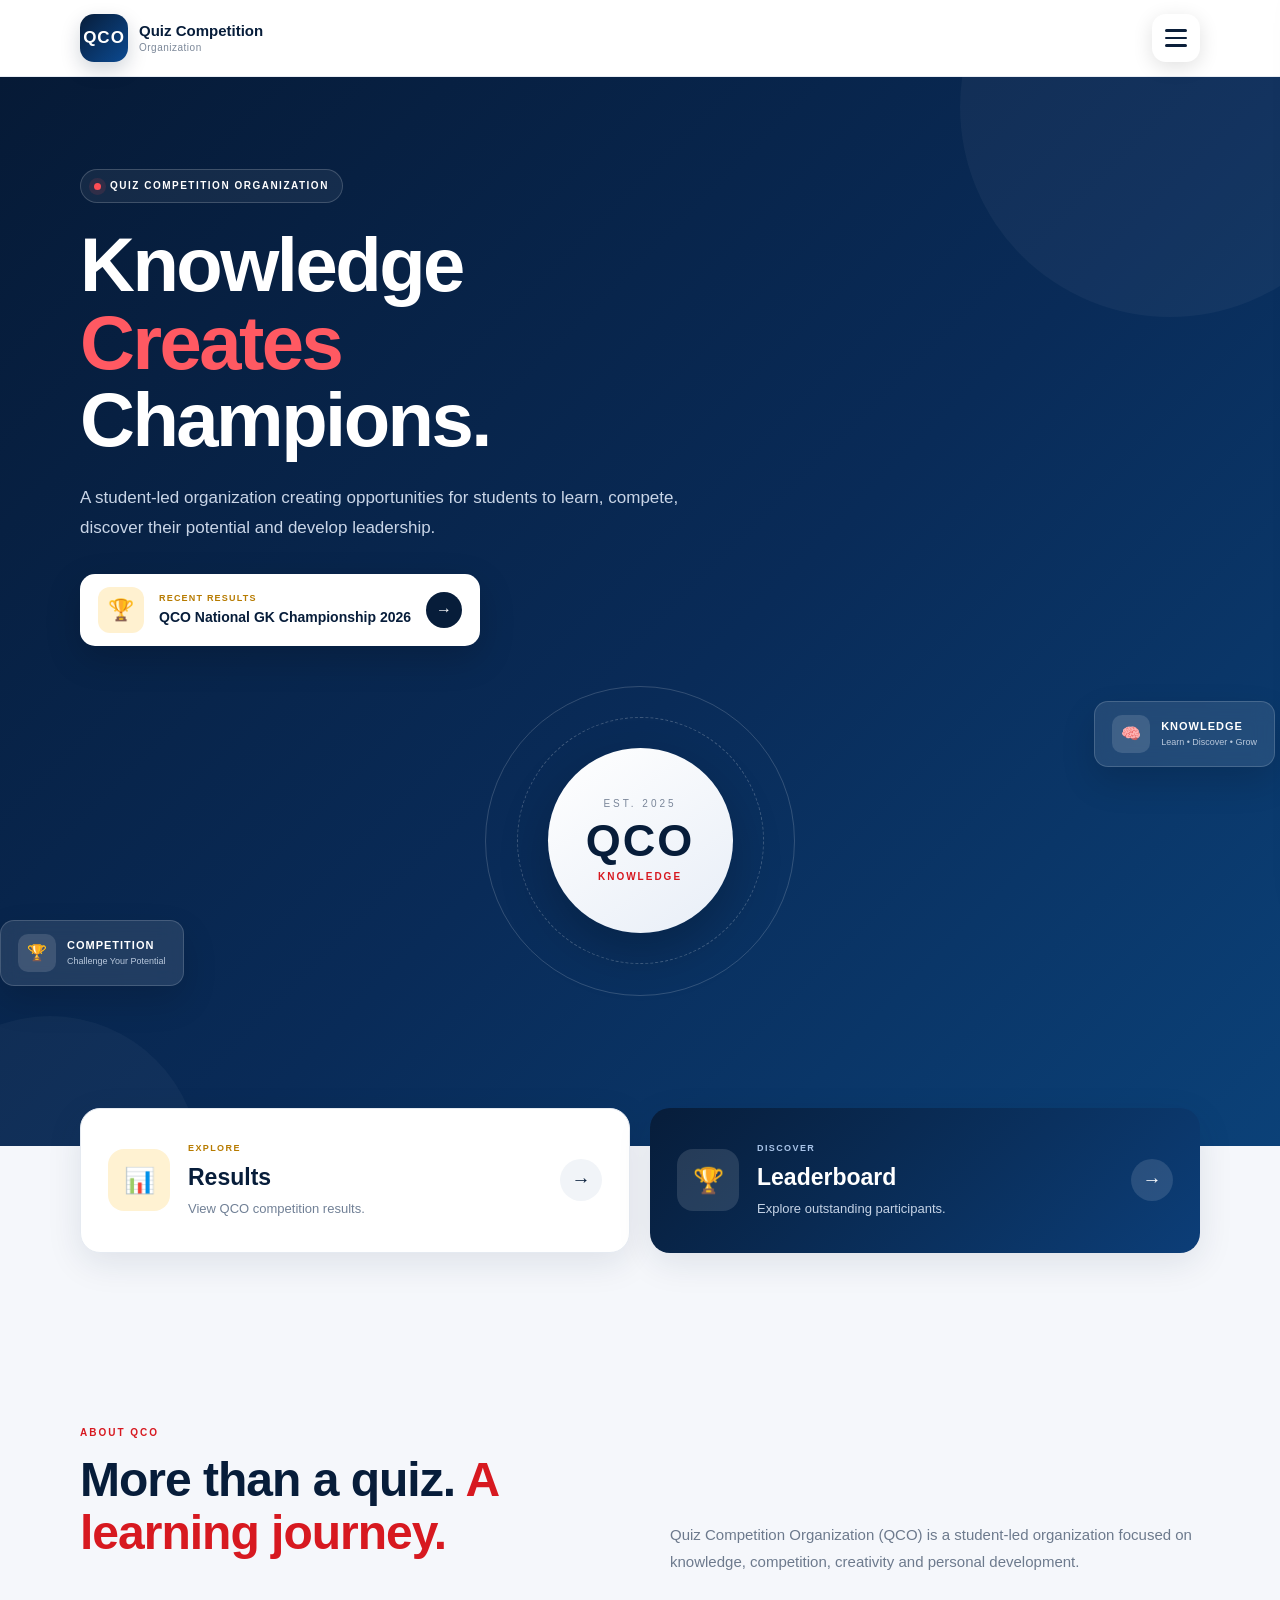
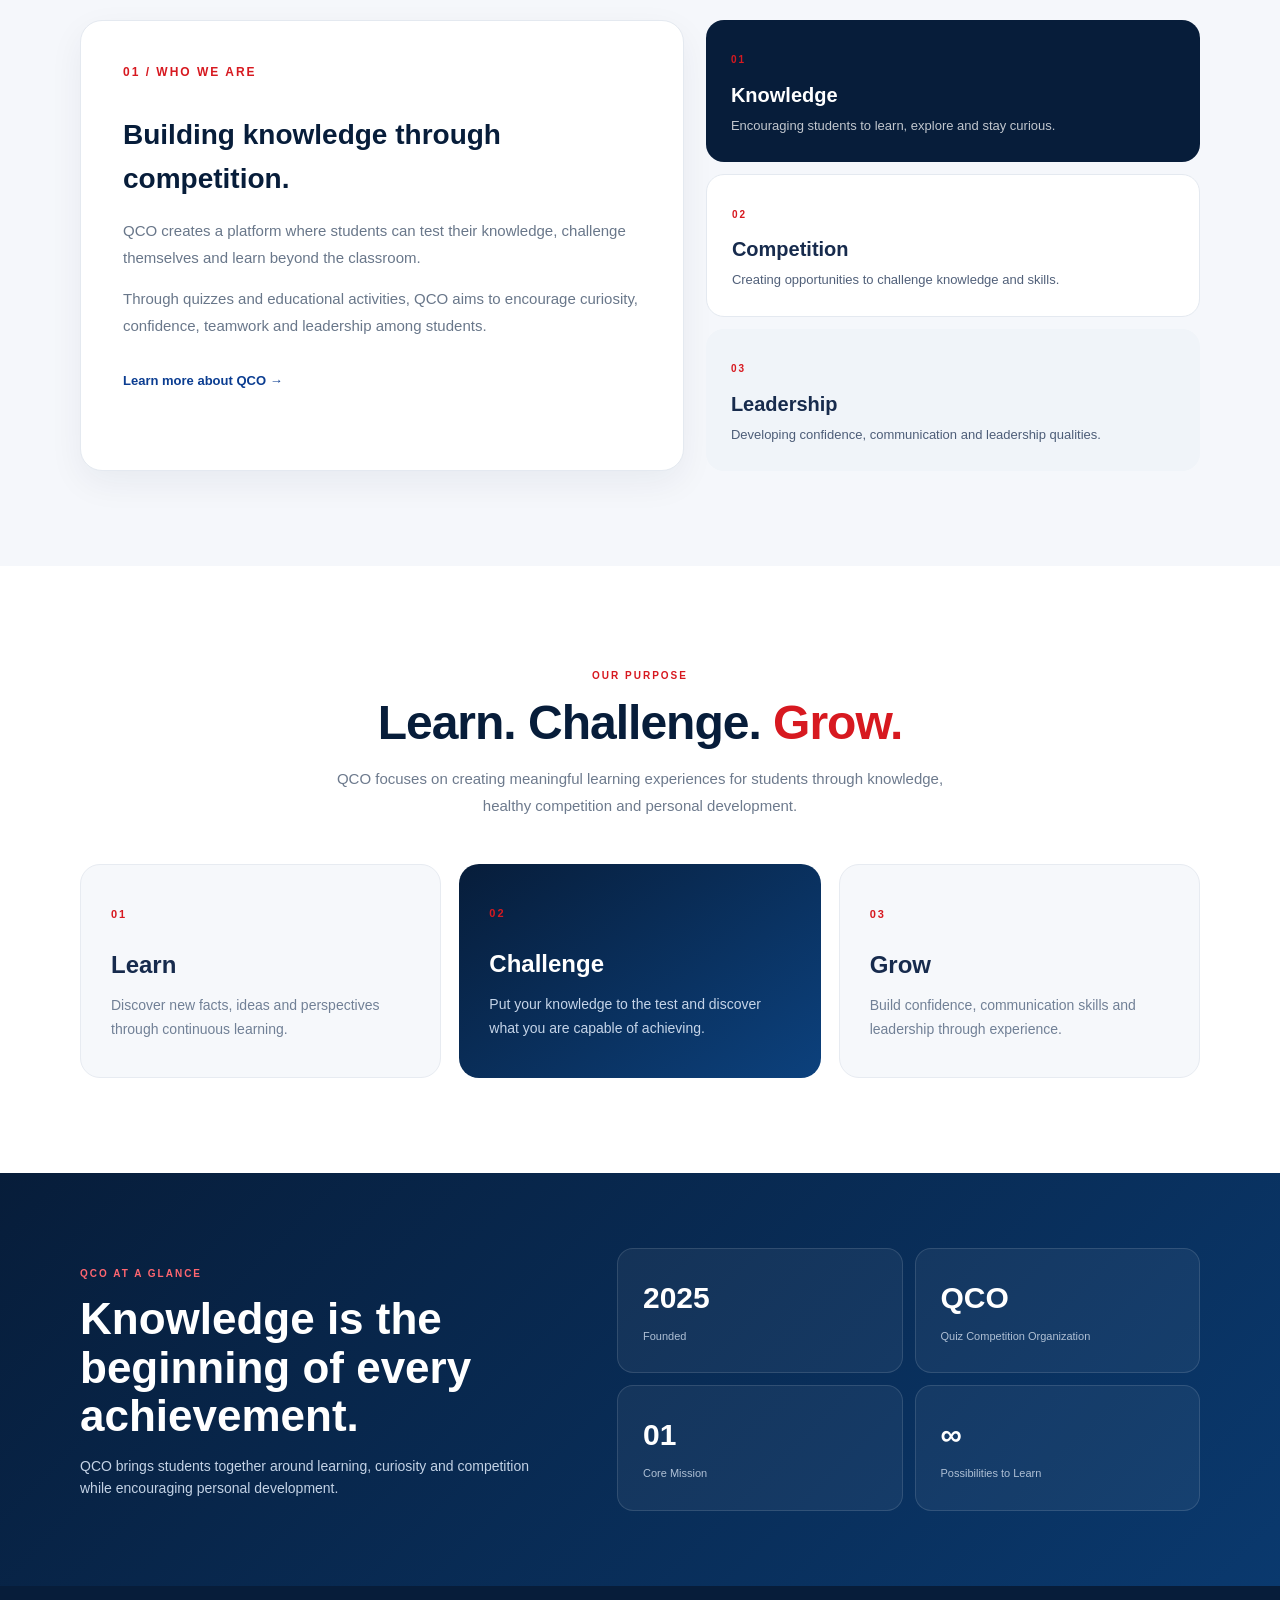
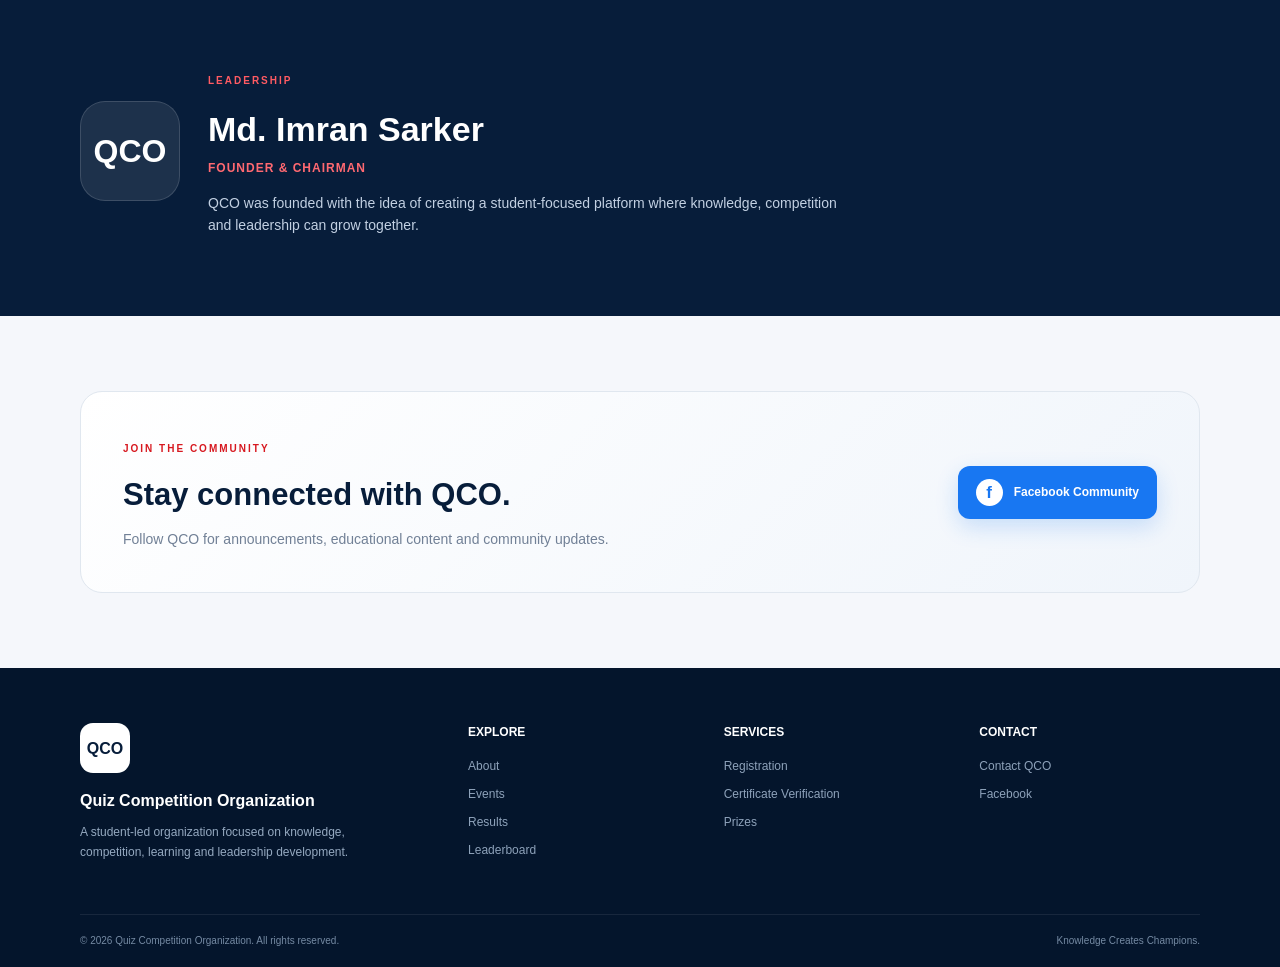
<file: index.html>
<!DOCTYPE html>
<html lang="en">
<head>

    <meta charset="UTF-8">

    <meta
        name="viewport"
        content="width=device-width, initial-scale=1.0"
    >

    <title>QCO | Quiz Competition Organization</title>

    <meta
        name="description"
        content="Quiz Competition Organization (QCO) — Knowledge Creates Champions."
    >

    <meta name="theme-color" content="#071d3a">


    <style>

    /* ==================================================
       GLOBAL
    ================================================== */

    * {
        margin: 0;
        padding: 0;
        box-sizing: border-box;
    }

    html {
        scroll-behavior: smooth;
    }

    body {
        font-family:
            Inter,
            Arial,
            Helvetica,
            sans-serif;

        background: #f5f7fb;
        color: #172b4d;
        line-height: 1.6;
    }

    body.qco-menu-open {
        overflow: hidden;
    }

    a {
        text-decoration: none;
        color: inherit;
    }

    button {
        font-family: inherit;
    }

    .container {
        width: min(1120px, 92%);
        margin: auto;
    }


    /* ==================================================
       HEADER
    ================================================== */

    .qco-header {
        position: sticky;
        top: 0;
        z-index: 5000;

        background: rgba(255,255,255,0.94);

        backdrop-filter: blur(14px);

        border-bottom: 1px solid #e8edf4;
    }

    .qco-header-inner {
        min-height: 76px;

        display: flex;
        align-items: center;
        justify-content: space-between;

        gap: 20px;
    }


    /* BRAND */

    .qco-brand {
        display: flex;
        align-items: center;
        gap: 11px;
    }

    .qco-brand-logo {
        width: 48px;
        height: 48px;

        border-radius: 14px;

        display: flex;
        align-items: center;
        justify-content: center;

        background:
            linear-gradient(
                135deg,
                #071d3a,
                #0c4a91
            );

        color: white;

        font-size: 17px;
        font-weight: 900;

        letter-spacing: 1px;

        box-shadow:
            0 8px 20px rgba(7,29,58,0.18);
    }

    .qco-brand-text {
        display: flex;
        flex-direction: column;
        line-height: 1.15;
    }

    .qco-brand-text strong {
        font-size: 15px;
        color: #071d3a;
    }

    .qco-brand-text span {
        margin-top: 3px;

        font-size: 10px;
        color: #7b8798;

        letter-spacing: .5px;
    }


    /* ==================================================
       HAMBURGER MENU
    ================================================== */

    .qco-menu-wrapper {
        position: relative;
        z-index: 9999;
    }

    .qco-menu-btn {
        width: 48px;
        height: 48px;

        border: none;
        border-radius: 14px;

        background: #ffffff;

        box-shadow:
            0 5px 20px rgba(0,0,0,0.12);

        display: flex;
        flex-direction: column;

        align-items: center;
        justify-content: center;

        gap: 5px;

        cursor: pointer;

        transition: .3s ease;
    }

    .qco-menu-btn:hover {
        transform: scale(1.05);
    }

    .qco-menu-btn span {
        width: 22px;
        height: 2.5px;

        background: #0b1f3a;

        border-radius: 10px;

        transition: .3s ease;
    }


    /* Overlay */

    .qco-menu-overlay {
        position: fixed;
        inset: 0;

        background:
            rgba(5,15,30,.48);

        backdrop-filter: blur(5px);

        opacity: 0;
        visibility: hidden;

        transition: .3s ease;
    }

    .qco-menu-overlay.active {
        opacity: 1;
        visibility: visible;
    }


    /* Side Menu */

    .qco-side-menu {
        position: fixed;

        top: 0;
        right: -390px;

        width: 350px;
        max-width: 88%;

        height: 100vh;

        background: #ffffff;

        box-shadow:
            -10px 0 35px rgba(0,0,0,.18);

        display: flex;
        flex-direction: column;

        transition:
            right .35s cubic-bezier(.4,0,.2,1);

        overflow-y: auto;
    }

    .qco-side-menu.active {
        right: 0;
    }


    /* Menu Header */

    .qco-menu-header {
        padding: 28px 22px 22px;

        background:
            linear-gradient(
                135deg,
                #071d3a,
                #0d3b66
            );

        color: white;

        display: flex;
        justify-content: space-between;
        align-items: center;
    }

    .qco-menu-header h2 {
        margin: 0;

        font-size: 30px;
        font-weight: 800;

        letter-spacing: 1px;
    }

    .qco-menu-header p {
        margin: 4px 0 0;

        font-size: 11px;

        opacity: .75;
    }

    .qco-close-btn {
        width: 40px;
        height: 40px;

        border: 1px solid rgba(255,255,255,.25);

        background:
            rgba(255,255,255,.1);

        color: white;

        border-radius: 12px;

        font-size: 28px;
        line-height: 1;

        cursor: pointer;

        transition: .25s ease;
    }

    .qco-close-btn:hover {
        background: white;
        color: #071d3a;
    }


    /* Menu Links */

    .qco-menu-links {
        padding: 16px 12px;
        flex: 1;
    }

    .qco-menu-links a {
        display: flex;
        align-items: center;

        gap: 14px;

        padding: 14px 15px;
        margin-bottom: 5px;

        color: #172b4d;

        font-size: 15px;
        font-weight: 600;

        border-radius: 12px;

        transition: .25s ease;
    }

    .qco-menu-links a:hover {
        background: #eef4fb;

        color: #0b3d91;

        transform: translateX(4px);
    }

    .menu-icon {
        width: 38px;
        height: 38px;

        display: flex;
        align-items: center;
        justify-content: center;

        background: #f1f5fa;

        border-radius: 10px;

        font-size: 17px;

        flex-shrink: 0;
    }

    .qco-menu-links a:hover .menu-icon {
        background: #dce9f8;
    }


    /* Menu Footer */

    .qco-menu-footer {
        padding: 18px 20px;

        border-top: 1px solid #e9edf2;

        display: flex;
        flex-direction: column;

        gap: 3px;
    }

    .qco-menu-footer strong {
        color: #0b2d52;
        font-size: 14px;
    }

    .qco-menu-footer span {
        color: #7a8699;
        font-size: 11px;
    }


    /* ==================================================
       HERO
    ================================================== */

    .hero {
        position: relative;

        overflow: hidden;

        background:
            linear-gradient(
                135deg,
                #061a36 0%,
                #092b58 55%,
                #0b4178 100%
            );

        color: white;

        padding: 92px 0 110px;
    }

    .hero::before {
        content: "";

        position: absolute;

        width: 420px;
        height: 420px;

        border-radius: 50%;

        background:
            rgba(255,255,255,.04);

        top: -180px;
        right: -100px;
    }

    .hero::after {
        content: "";

        position: absolute;

        width: 300px;
        height: 300px;

        border-radius: 50%;

        background:
            rgba(255,255,255,.035);

        bottom: -170px;
        left: -100px;
    }

    .hero-grid {
        position: relative;
        z-index: 2;

        display: grid;

        grid-template-columns:
            1.15fr .85fr;

        align-items: center;

        gap: 60px;
    }


    /* Hero Text */

    .hero-label {
        display: inline-flex;

        align-items: center;
        gap: 9px;

        padding: 8px 13px;

        border: 1px solid
            rgba(255,255,255,.18);

        border-radius: 30px;

        background:
            rgba(255,255,255,.06);

        font-size: 10px;

        font-weight: 800;

        letter-spacing: 1.5px;

        margin-bottom: 23px;
    }

    .hero-dot {
        width: 7px;
        height: 7px;

        background: #ff4d55;

        border-radius: 50%;

        box-shadow:
            0 0 0 5px
            rgba(255,77,85,.12);
    }

    .hero h1 {
        max-width: 700px;

        font-size:
            clamp(45px, 7vw, 76px);

        line-height: 1.02;

        letter-spacing: -2.5px;

        margin-bottom: 24px;
    }

    .hero h1 span {
        color: #ff5962;
    }

    .hero-description {
        max-width: 600px;

        color: #c9d5e7;

        font-size: 17px;

        line-height: 1.8;

        margin-bottom: 30px;
    }


    /* Recent Result Button */

    .recent-result-btn {
        display: inline-flex;

        align-items: center;

        gap: 15px;

        padding: 13px 18px;

        max-width: 100%;

        border-radius: 15px;

        background: white;

        color: #071d3a;

        box-shadow:
            0 12px 35px
            rgba(0,0,0,.18);

        transition: .3s ease;
    }

    .recent-result-btn:hover {
        transform: translateY(-3px);

        box-shadow:
            0 18px 40px
            rgba(0,0,0,.25);
    }

    .recent-result-icon {
        width: 46px;
        height: 46px;

        border-radius: 12px;

        background: #fff1d0;

        display: flex;
        align-items: center;
        justify-content: center;

        font-size: 21px;

        flex-shrink: 0;
    }

    .recent-result-text {
        display: flex;
        flex-direction: column;

        text-align: left;

        min-width: 0;
    }

    .recent-result-text small {
        color: #b77b00;

        font-size: 9px;

        font-weight: 800;

        letter-spacing: 1.2px;
    }

    .recent-result-text strong {
        font-size: 14px;

        white-space: nowrap;
        overflow: hidden;
        text-overflow: ellipsis;
    }

    .recent-result-arrow {
        margin-left: auto;

        width: 36px;
        height: 36px;

        border-radius: 50%;

        background: #071d3a;

        color: white;

        display: flex;
        align-items: center;
        justify-content: center;

        flex-shrink: 0;
    }


    /* Hero Visual */

    .hero-visual {
        min-height: 390px;

        display: flex;
        align-items: center;
        justify-content: center;

        position: relative;
    }

    .qco-orbit {
        width: 310px;
        height: 310px;

        border-radius: 50%;

        border: 1px solid
            rgba(255,255,255,.17);

        display: flex;
        align-items: center;
        justify-content: center;

        position: relative;
    }

    .qco-orbit::before {
        content: "";

        position: absolute;

        width: 245px;
        height: 245px;

        border-radius: 50%;

        border: 1px dashed
            rgba(255,255,255,.22);
    }

    .qco-center {
        width: 185px;
        height: 185px;

        border-radius: 50%;

        background:
            linear-gradient(
                145deg,
                #ffffff,
                #e8eef7
            );

        color: #071d3a;

        display: flex;
        flex-direction: column;

        align-items: center;
        justify-content: center;

        box-shadow:
            0 20px 50px
            rgba(0,0,0,.22);
    }

    .qco-center small {
        font-size: 10px;

        letter-spacing: 3px;

        color: #7a8699;
    }

    .qco-center strong {
        font-size: 45px;

        line-height: 1;

        margin: 6px 0;

        letter-spacing: 2px;
    }

    .qco-center span {
        font-size: 10px;

        font-weight: 800;

        letter-spacing: 2px;

        color: #d71920;
    }


    /* Floating Cards */

    .floating-info {
        position: absolute;

        padding: 13px 17px;

        display: flex;

        align-items: center;

        gap: 11px;

        background:
            rgba(255,255,255,.1);

        backdrop-filter: blur(10px);

        border:
            1px solid
            rgba(255,255,255,.16);

        border-radius: 14px;

        box-shadow:
            0 15px 35px
            rgba(0,0,0,.14);
    }

    .floating-info.one {
        top: 55px;
        right: 5px;
    }

    .floating-info.two {
        bottom: 50px;
        left: 0;
    }

    .floating-icon {
        width: 38px;
        height: 38px;

        border-radius: 10px;

        background:
            rgba(255,255,255,.13);

        display: flex;
        align-items: center;
        justify-content: center;

        font-weight: 900;
    }

    .floating-info strong {
        display: block;

        font-size: 11px;

        letter-spacing: 1px;
    }

    .floating-info small {
        display: block;

        color: #b9c8dc;

        font-size: 9px;
    }


    /* ==================================================
       QUICK ACCESS
    ================================================== */

    .quick-access {
        margin-top: -38px;

        position: relative;

        z-index: 10;

        padding-bottom: 70px;
    }

    .quick-grid {
        display: grid;

        grid-template-columns:
            repeat(2, 1fr);

        gap: 20px;
    }

    .quick-card {
        min-height: 145px;

        padding: 25px 27px;

        border-radius: 20px;

        display: flex;

        align-items: center;

        gap: 18px;

        transition: .3s ease;

        box-shadow:
            0 10px 35px
            rgba(15,35,65,.10);
    }

    .quick-card:hover {
        transform: translateY(-6px);

        box-shadow:
            0 20px 45px
            rgba(15,35,65,.15);
    }


    /* Result */

    .quick-result {
        background: white;

        border: 1px solid #e5eaf1;
    }

    .quick-result .quick-icon {
        background: #fff2d2;
        color: #b77b00;
    }


    /* Leaderboard */

    .quick-leaderboard {
        background:
            linear-gradient(
                135deg,
                #071d3a,
                #0c3e78
            );

        color: white;
    }

    .quick-leaderboard .quick-icon {
        background:
            rgba(255,255,255,.12);
    }

    .quick-icon {
        width: 62px;
        height: 62px;

        border-radius: 16px;

        display: flex;

        align-items: center;
        justify-content: center;

        font-size: 25px;

        flex-shrink: 0;
    }

    .quick-content {
        flex: 1;
    }

    .quick-content span {
        display: block;

        font-size: 9px;

        font-weight: 800;

        letter-spacing: 1.4px;

        margin-bottom: 4px;
    }

    .quick-result .quick-content span {
        color: #b77b00;
    }

    .quick-leaderboard .quick-content span {
        color: #a9c4e8;
    }

    .quick-content h3 {
        font-size: 23px;

        margin-bottom: 3px;
    }

    .quick-result h3 {
        color: #071d3a;
    }

    .quick-content p {
        font-size: 13px;

        margin: 0;
    }

    .quick-result p {
        color: #718096;
    }

    .quick-leaderboard p {
        color: #c5d3e6;
    }

    .quick-arrow {
        width: 42px;
        height: 42px;

        border-radius: 50%;

        display: flex;
        align-items: center;
        justify-content: center;

        font-size: 19px;

        flex-shrink: 0;
    }

    .quick-result .quick-arrow {
        background: #f1f4f8;
        color: #071d3a;
    }

    .quick-leaderboard .quick-arrow {
        background:
            rgba(255,255,255,.12);
        color: white;
    }


    /* ==================================================
       GENERAL SECTIONS
    ================================================== */

    .section {
        padding: 95px 0;
    }

    .section-label {
        display: inline-block;

        color: #d71920;

        font-size: 10px;

        font-weight: 900;

        letter-spacing: 2px;

        margin-bottom: 13px;
    }

    .section-title {
        font-size:
            clamp(32px, 5vw, 48px);

        color: #071d3a;

        line-height: 1.1;

        letter-spacing: -1px;

        margin-bottom: 16px;
    }

    .section-title span {
        color: #d71920;
    }

    .section-description {
        max-width: 650px;

        color: #6d7a8d;

        font-size: 15px;

        line-height: 1.8;
    }


    /* ==================================================
       ABOUT
    ================================================== */

    .about-heading {
        display: grid;

        grid-template-columns:
            1fr 1fr;

        gap: 60px;

        align-items: end;

        margin-bottom: 45px;
    }

    .about-grid {
        display: grid;

        grid-template-columns:
            1.1fr .9fr;

        gap: 22px;
    }

    .about-main {
        padding: 42px;

        background: white;

        border:
            1px solid #e4e9f0;

        border-radius: 22px;

        box-shadow:
            0 12px 35px
            rgba(20,40,70,.06);
    }

    .about-number {
        color: #d71920;

        font-size: 12px;

        font-weight: 900;

        letter-spacing: 2px;

        margin-bottom: 30px;
    }

    .about-main h3 {
        color: #071d3a;

        font-size: 28px;

        margin-bottom: 15px;
    }

    .about-main p {
        color: #69778a;

        font-size: 15px;

        line-height: 1.8;

        margin-bottom: 14px;
    }

    .about-link {
        display: inline-flex;

        align-items: center;

        gap: 10px;

        margin-top: 18px;

        color: #0b3d91;

        font-size: 13px;

        font-weight: 800;
    }

    .about-link:hover {
        color: #d71920;
    }

    .about-features {
        display: grid;

        gap: 12px;
    }

    .feature {
        padding: 25px;

        background: #071d3a;

        border-radius: 18px;

        color: white;
    }

    .feature:nth-child(2) {
        background: #ffffff;

        color: #172b4d;

        border: 1px solid #e4e9f0;
    }

    .feature:nth-child(3) {
        background: #f0f4f9;

        color: #172b4d;
    }

    .feature-number {
        font-size: 10px;

        color: #d71920;

        font-weight: 900;

        letter-spacing: 2px;
    }

    .feature h4 {
        margin: 8px 0 5px;

        font-size: 20px;
    }

    .feature p {
        font-size: 13px;

        opacity: .75;

        line-height: 1.6;
    }


    /* ==================================================
       PURPOSE
    ================================================== */

    .purpose-section {
        background: white;
    }

    .center-heading {
        text-align: center;

        max-width: 700px;

        margin: 0 auto 45px;
    }

    .center-heading .section-description {
        margin: auto;
    }

    .purpose-grid {
        display: grid;

        grid-template-columns:
            repeat(3,1fr);

        gap: 18px;
    }

    .purpose-card {
        padding: 35px 30px;

        border-radius: 20px;

        background: #f6f8fb;

        border: 1px solid #e7ebf1;

        transition: .3s ease;
    }

    .purpose-card:hover {
        transform: translateY(-5px);

        box-shadow:
            0 15px 35px
            rgba(20,40,70,.09);
    }

    .purpose-card.featured {
        background:
            linear-gradient(
                145deg,
                #071d3a,
                #0c417d
            );

        color: white;

        border: none;
    }

    .purpose-number {
        font-size: 11px;

        color: #d71920;

        font-weight: 900;

        letter-spacing: 2px;
    }

    .purpose-card h3 {
        margin: 20px 0 10px;

        font-size: 24px;
    }

    .purpose-card p {
        color: #718096;

        font-size: 14px;

        line-height: 1.7;
    }

    .purpose-card.featured p {
        color: #c5d4e8;
    }


    /* ==================================================
       AT A GLANCE
    ================================================== */

    .glance {
        padding: 75px 0;

        background:
            linear-gradient(
                135deg,
                #071d3a,
                #0a396e
            );

        color: white;
    }

    .glance-grid {
        display: grid;

        grid-template-columns:
            .9fr 1.1fr;

        gap: 60px;

        align-items: center;
    }

    .glance h2 {
        font-size:
            clamp(30px,4vw,44px);

        line-height: 1.1;

        margin-bottom: 14px;
    }

    .glance p {
        color: #c3d2e5;

        font-size: 14px;

        max-width: 450px;
    }

    .glance .section-label {
        color: #ff6670;
    }

    .stats-grid {
        display: grid;

        grid-template-columns:
            repeat(2,1fr);

        gap: 12px;
    }

    .stat {
        padding: 25px;

        border-radius: 16px;

        border:
            1px solid
            rgba(255,255,255,.12);

        background:
            rgba(255,255,255,.05);
    }

    .stat strong {
        display: block;

        font-size: 30px;

        color: white;
    }

    .stat span {
        color: #afc0d5;

        font-size: 11px;
    }


    /* ==================================================
       RECENT EVENT
    ================================================== */

    .recent-section {
        background: #f5f7fb;
    }

    .recent-card {
        display: grid;

        grid-template-columns:
            1fr 270px;

        border-radius: 23px;

        overflow: hidden;

        background: white;

        border: 1px solid #e3e8ef;

        box-shadow:
            0 12px 35px
            rgba(20,40,70,.07);
    }

    .recent-main {
        padding: 42px;
    }

    .status {
        display: inline-block;

        padding: 6px 11px;

        border-radius: 30px;

        background: #e8f7f0;

        color: #16815b;

        font-size: 9px;

        font-weight: 900;

        letter-spacing: 1px;

        margin-bottom: 18px;
    }

    .recent-main h3 {
        font-size: 29px;

        color: #071d3a;

        margin-bottom: 13px;
    }

    .recent-main p {
        color: #69778a;

        font-size: 14px;

        line-height: 1.8;

        max-width: 650px;
    }

    .event-info {
        display: flex;

        gap: 35px;

        margin-top: 28px;

        flex-wrap: wrap;
    }

    .event-info div {
        display: flex;

        flex-direction: column;
    }

    .event-info small {
        color: #8792a2;

        font-size: 9px;

        text-transform: uppercase;

        letter-spacing: 1px;
    }

    .event-info strong {
        color: #071d3a;

        font-size: 13px;
    }

    .recent-side {
        background:
            linear-gradient(
                145deg,
                #071d3a,
                #0b437d
            );

        color: white;

        padding: 35px;

        display: flex;

        flex-direction: column;

        justify-content: center;
    }

    .recent-side span {
        color: #a9c2df;

        font-size: 10px;

        letter-spacing: 2px;

        font-weight: 800;
    }

    .recent-side strong {
        font-size: 42px;

        line-height: 1;

        margin: 8px 0 20px;
    }

    .recent-side a {
        display: inline-flex;

        color: white;

        font-size: 13px;

        font-weight: 800;
    }


    /* ==================================================
       WINNERS
    ================================================== */

    .winner-grid {
        display: grid;

        grid-template-columns:
            repeat(3,1fr);

        gap: 16px;

        margin-bottom: 30px;
    }

    .winner-card {
        background: white;

        border: 1px solid #e4e9f0;

        border-radius: 18px;

        padding: 25px;

        display: flex;

        align-items: center;

        gap: 16px;

        transition: .3s ease;
    }

    .winner-card:hover {
        transform: translateY(-4px);

        box-shadow:
            0 15px 35px
            rgba(20,40,70,.08);
    }

    .winner-rank {
        width: 48px;
        height: 48px;

        display: flex;

        align-items: center;
        justify-content: center;

        border-radius: 13px;

        background: #eef3f8;

        color: #071d3a;

        font-size: 13px;

        font-weight: 900;
    }

    .winner-card:first-child .winner-rank {
        background: #fff0c9;

        color: #aa7300;
    }

    .winner-name strong {
        display: block;

        color: #071d3a;

        font-size: 15px;
    }

    .winner-name span {
        color: #8792a2;

        font-size: 11px;
    }

    .view-results {
        text-align: center;
    }


    /* ==================================================
       BUTTONS
    ================================================== */

    .btn {
        display: inline-flex;

        align-items: center;
        justify-content: center;

        gap: 9px;

        padding: 13px 20px;

        border-radius: 12px;

        font-size: 13px;

        font-weight: 800;

        transition: .3s ease;
    }

    .btn-primary {
        background: #d71920;

        color: white;

        box-shadow:
            0 8px 22px
            rgba(215,25,32,.22);
    }

    .btn-primary:hover {
        background: #b91218;

        transform: translateY(-2px);
    }

    .btn-outline {
        background: white;

        color: #071d3a;

        border: 1px solid #dce2ea;
    }

    .btn-outline:hover {
        border-color: #071d3a;

        transform: translateY(-2px);
    }


    /* ==================================================
       LEADERSHIP
    ================================================== */

    .leadership {
        background: #071d3a;

        color: white;

        padding: 80px 0;
    }

    .leadership-box {
        display: grid;

        grid-template-columns:
            auto 1fr;

        gap: 28px;

        align-items: center;
    }

    .leader-mark {
        width: 100px;
        height: 100px;

        border-radius: 25px;

        display: flex;

        align-items: center;
        justify-content: center;

        background:
            rgba(255,255,255,.09);

        border:
            1px solid
            rgba(255,255,255,.14);

        font-size: 32px;

        font-weight: 900;
    }

    .leadership .section-label {
        color: #ff5b63;
    }

    .leadership h2 {
        font-size: 34px;

        margin-bottom: 3px;
    }

    .leader-role {
        color: #ff6971;

        font-size: 12px;

        font-weight: 800;

        letter-spacing: 1px;
    }

    .leadership p {
        max-width: 650px;

        margin-top: 13px;

        color: #c2d0e2;

        font-size: 14px;
    }


    /* ==================================================
       FACEBOOK
    ================================================== */

    .community {
        padding: 75px 0;
    }

    .community-card {
        padding: 42px;

        border-radius: 22px;

        background:
            linear-gradient(
                135deg,
                #ffffff,
                #f0f5fb
            );

        border: 1px solid #e0e7ef;

        display: flex;

        align-items: center;

        justify-content: space-between;

        gap: 30px;
    }

    .community-card h2 {
        color: #071d3a;

        font-size: 31px;

        margin-bottom: 8px;
    }

    .community-card p {
        color: #718096;

        font-size: 14px;
    }

    .facebook-btn {
        display: inline-flex;

        align-items: center;

        gap: 11px;

        padding: 13px 18px;

        background: #1877f2;

        color: white;

        border-radius: 12px;

        font-size: 12px;

        font-weight: 800;

        white-space: nowrap;

        box-shadow:
            0 8px 22px
            rgba(24,119,242,.2);

        transition: .3s ease;
    }

    .facebook-btn:hover {
        transform: translateY(-3px);
    }

    .facebook-btn span {
        width: 27px;
        height: 27px;

        border-radius: 50%;

        background: white;

        color: #1877f2;

        display: flex;

        align-items: center;
        justify-content: center;

        font-size: 17px;

        font-weight: 900;
    }


    /* ==================================================
       FOOTER
    ================================================== */

    footer {
        background: #04152c;

        color: white;

        padding-top: 55px;
    }

    .footer-grid {
        display: grid;

        grid-template-columns:
            1.6fr
            1fr
            1fr
            1fr;

        gap: 35px;

        padding-bottom: 45px;
    }

    .footer-logo {
        width: 50px;
        height: 50px;

        border-radius: 13px;

        display: flex;

        align-items: center;
        justify-content: center;

        background: white;

        color: #071d3a;

        font-weight: 900;

        margin-bottom: 15px;
    }

    .footer-about h3 {
        font-size: 16px;

        margin-bottom: 8px;
    }

    .footer-about p {
        max-width: 300px;

        color: #95a9c0;

        font-size: 12px;

        line-height: 1.7;
    }

    .footer-column h4 {
        font-size: 12px;

        margin-bottom: 14px;

        color: white;
    }

    .footer-column a {
        display: block;

        color: #8ea2ba;

        font-size: 12px;

        margin-bottom: 9px;

        transition: .2s ease;
    }

    .footer-column a:hover {
        color: white;
    }

    .footer-bottom {
        border-top:
            1px solid
            rgba(255,255,255,.08);

        padding: 18px 0;

        color: #758aa3;

        font-size: 10px;
    }

    .footer-bottom-inner {
        display: flex;

        align-items: center;

        justify-content: space-between;

        gap: 20px;
    }


    /* ==================================================
       MOBILE
    ================================================== */

    @media (max-width: 850px) {

        .desktop-nav {
            display: none;
        }

        .hero-grid,
        .about-grid,
        .glance-grid,
        .recent-card {
            grid-template-columns: 1fr;
        }

        .hero {
            padding: 70px 0 90px;
        }

        .hero-visual {
            min-height: 330px;
        }

        .hero h1 {
            letter-spacing: -1.5px;
        }

        .about-heading {
            grid-template-columns: 1fr;

            gap: 15px;
        }

        .purpose-grid,
        .winner-grid {
            grid-template-columns: 1fr;
        }

        .recent-side {
            min-height: 180px;
        }

        .footer-grid {
            grid-template-columns:
                repeat(2,1fr);
        }

    }


    @media (max-width: 600px) {

        .container {
            width: min(92%, 500px);
        }

        .qco-header-inner {
            min-height: 68px;
        }

        .qco-brand-logo {
            width: 43px;
            height: 43px;
        }

        .qco-brand-text strong {
            font-size: 13px;
        }

        .qco-brand-text span {
            font-size: 9px;
        }

        .qco-menu-btn {
            width: 44px;
            height: 44px;
        }

        .hero {
            padding: 60px 0 85px;
        }

        .hero h1 {
            font-size: 46px;
        }

        .hero-description {
            font-size: 15px;
        }

        .hero-visual {
            min-height: 290px;
        }

        .qco-orbit {
            width: 245px;
            height: 245px;
        }

        .qco-orbit::before {
            width: 195px;
            height: 195px;
        }

        .qco-center {
            width: 145px;
            height: 145px;
        }

        .qco-center strong {
            font-size: 34px;
        }

        .floating-info.one {
            top: 25px;
            right: 0;
        }

        .floating-info.two {
            bottom: 15px;
            left: 0;
        }

        .quick-access {
            margin-top: -25px;
        }

        .quick-grid {
            grid-template-columns: 1fr;
        }

        .quick-card {
            min-height: 125px;
            padding: 19px;
        }

        .quick-icon {
            width: 52px;
            height: 52px;
        }

        .quick-content h3 {
            font-size: 20px;
        }

        .quick-content p {
            font-size: 12px;
        }

        .section {
            padding: 70px 0;
        }

        .about-main {
            padding: 28px;
        }

        .glance {
            padding: 60px 0;
        }

        .stats-grid {
            grid-template-columns: 1fr;
        }

        .recent-main {
            padding: 28px;
        }

        .recent-main h3 {
            font-size: 24px;
        }

        .recent-side {
            padding: 28px;
        }

        .community-card {
            padding: 28px;

            align-items: flex-start;

            flex-direction: column;
        }

        .community-card h2 {
            font-size: 26px;
        }

        .leadership-box {
            grid-template-columns: 1fr;
        }

        .footer-grid {
            grid-template-columns: 1fr 1fr;
        }

        .footer-bottom-inner {
            flex-direction: column;

            align-items: flex-start;
        }

    }


    @media (max-width: 500px) {

        .qco-side-menu {
            width: 320px;
        }

        .qco-menu-btn {
            width: 44px;
            height: 44px;
        }

        .recent-result-btn {
            width: 100%;
        }

        .recent-result-text strong {
            max-width: 190px;
        }

        .footer-grid {
            grid-template-columns: 1fr;
        }

    }

    </style>

</head>


<body>


<!-- =====================================================
     HEADER
====================================================== -->

<header class="qco-header">

    <div class="container qco-header-inner">


        <!-- BRAND -->

        <a
            href="index.html"
            class="qco-brand"
        >

            <div class="qco-brand-logo">
                QCO
            </div>

            <div class="qco-brand-text">

                <strong>
                    Quiz Competition
                </strong>

                <span>
                    Organization
                </span>

            </div>

        </a>


        <!-- QCO HAMBURGER MENU -->

        <div class="qco-menu-wrapper">


            <!-- Menu Button -->

            <button
                class="qco-menu-btn"
                id="qcoMenuBtn"
                aria-label="Open Menu"
                aria-expanded="false"
            >

                <span></span>
                <span></span>
                <span></span>

            </button>


            <!-- Overlay -->

            <div
                class="qco-menu-overlay"
                id="qcoMenuOverlay"
            ></div>


            <!-- Side Menu -->

            <nav
                class="qco-side-menu"
                id="qcoSideMenu"
            >


                <div class="qco-menu-header">

                    <div>

                        <h2>
                            QCO
                        </h2>

                        <p>
                            Quiz Competition Organization
                        </p>

                    </div>


                    <button
                        class="qco-close-btn"
                        id="qcoCloseBtn"
                        aria-label="Close Menu"
                    >
                        ×
                    </button>

                </div>



                <div class="qco-menu-links">


                    <a href="about.html">

                        <span class="menu-icon">
                            ℹ️
                        </span>

                        <span>
                            About
                        </span>

                    </a>


                    <a href="certificate-verification.html">

                        <span class="menu-icon">
                            ✓
                        </span>

                        <span>
                            Certificate Verification
                        </span>

                    </a>


                    <a href="contact.html">

                        <span class="menu-icon">
                            ✉️
                        </span>

                        <span>
                            Contact
                        </span>

                    </a>


                    <a href="events.html">

                        <span class="menu-icon">
                            📅
                        </span>

                        <span>
                            Events
                        </span>

                    </a>


                    <a href="leaderboard.html">

                        <span class="menu-icon">
                            🏆
                        </span>

                        <span>
                            Leaderboard
                        </span>

                    </a>


                    <a href="prizes.html">

                        <span class="menu-icon">
                            🎁
                        </span>

                        <span>
                            Prizes
                        </span>

                    </a>


                    <a href="registration.html">

                        <span class="menu-icon">
                            📝
                        </span>

                        <span>
                            Registration
                        </span>

                    </a>


                    <a href="results.html">

                        <span class="menu-icon">
                            📊
                        </span>

                        <span>
                            Results
                        </span>

                    </a>


                </div>



                <div class="qco-menu-footer">

                    <strong>
                        QCO
                    </strong>

                    <span>
                        Knowledge Creates Champions
                    </span>

                </div>


            </nav>

        </div>

    </div>

</header>



<!-- =====================================================
     MAIN
====================================================== -->

<main>


<!-- =====================================================
     HERO
====================================================== -->

<section class="hero">


    <div class="container hero-grid">


        <div class="hero-content">


            <div class="hero-label">

                <span class="hero-dot"></span>

                QUIZ COMPETITION ORGANIZATION

            </div>


            <h1>

                Knowledge
                <span>Creates</span>
                Champions.

            </h1>


            <p class="hero-description">

                A student-led organization creating
                opportunities for students to learn,
                compete, discover their potential and
                develop leadership.

            </p>


            <!-- RECENT RESULTS -->

            <a
                href="results.html"
                class="recent-result-btn"
            >

                <div class="recent-result-icon">
                    🏆
                </div>


                <div class="recent-result-text">

                    <small>
                        RECENT RESULTS
                    </small>

                    <strong>
    QCO National GK Championship 2026
                    </strong>
                    </div>


                    <div class="recent-result-arrow">
                        →
                    </div>

                </a>

            </div>

        </div>


        <!-- HERO VISUAL -->

        <div class="hero-visual">

            <div class="qco-orbit">

                <div class="qco-center">

                    <small>
                        EST. 2025
                    </small>

                    <strong>
                        QCO
                    </strong>

                    <span>
                        KNOWLEDGE
                    </span>

                </div>

            </div>


            <div class="floating-info one">

                <div class="floating-icon">
                    🧠
                </div>

                <div>

                    <strong>
                        KNOWLEDGE
                    </strong>

                    <small>
                        Learn • Discover • Grow
                    </small>

                </div>

            </div>


            <div class="floating-info two">

                <div class="floating-icon">
                    🏆
                </div>

                <div>

                    <strong>
                        COMPETITION
                    </strong>

                    <small>
                        Challenge Your Potential
                    </small>

                </div>

            </div>

        </div>

    </div>

</section>



<!-- =====================================================
     QUICK ACCESS
====================================================== -->

<section class="quick-access">

    <div class="container">

        <div class="quick-grid">


            <!-- RESULTS -->

            <a
                href="results.html"
                class="quick-card quick-result"
            >

                <div class="quick-icon">
                    📊
                </div>

                <div class="quick-content">

                    <span>
                        EXPLORE
                    </span>

                    <h3>
                        Results
                    </h3>

                    <p>
                        View QCO competition results.
                    </p>

                </div>

                <div class="quick-arrow">
                    →
                </div>

            </a>



            <!-- LEADERBOARD -->

            <a
                href="leaderboard.html"
                class="quick-card quick-leaderboard"
            >

                <div class="quick-icon">
                    🏆
                </div>

                <div class="quick-content">

                    <span>
                        DISCOVER
                    </span>

                    <h3>
                        Leaderboard
                    </h3>

                    <p>
                        Explore outstanding participants.
                    </p>

                </div>

                <div class="quick-arrow">
                    →
                </div>

            </a>

        </div>

    </div>

</section>



<!-- =====================================================
     ABOUT
====================================================== -->

<section class="section">

    <div class="container">


        <div class="about-heading">

            <div>

                <span class="section-label">
                    ABOUT QCO
                </span>

                <h2 class="section-title">
                    More than a quiz.
                    <span>A learning journey.</span>
                </h2>

            </div>

            <p class="section-description">

                Quiz Competition Organization (QCO) is a
                student-led organization focused on knowledge,
                competition, creativity and personal development.

            </p>

        </div>



        <div class="about-grid">


            <div class="about-main">

                <div class="about-number">
                    01 / WHO WE ARE
                </div>

                <h3>
                    Building knowledge through competition.
                </h3>

                <p>
                    QCO creates a platform where students can
                    test their knowledge, challenge themselves
                    and learn beyond the classroom.
                </p>

                <p>
                    Through quizzes and educational activities,
                    QCO aims to encourage curiosity, confidence,
                    teamwork and leadership among students.
                </p>

                <a
                    href="about.html"
                    class="about-link"
                >
                    Learn more about QCO →
                </a>

            </div>



            <div class="about-features">


                <div class="feature">

                    <span class="feature-number">
                        01
                    </span>

                    <h4>
                        Knowledge
                    </h4>

                    <p>
                        Encouraging students to learn,
                        explore and stay curious.
                    </p>

                </div>


                <div class="feature">

                    <span class="feature-number">
                        02
                    </span>

                    <h4>
                        Competition
                    </h4>

                    <p>
                        Creating opportunities to challenge
                        knowledge and skills.
                    </p>

                </div>


                <div class="feature">

                    <span class="feature-number">
                        03
                    </span>

                    <h4>
                        Leadership
                    </h4>

                    <p>
                        Developing confidence, communication
                        and leadership qualities.
                    </p>

                </div>

            </div>

        </div>

    </div>

</section>



<!-- =====================================================
     PURPOSE
====================================================== -->

<section class="section purpose-section">

    <div class="container">


        <div class="center-heading">

            <span class="section-label">
                OUR PURPOSE
            </span>

            <h2 class="section-title">
                Learn. Challenge.
                <span>Grow.</span>
            </h2>

            <p class="section-description">

                QCO focuses on creating meaningful learning
                experiences for students through knowledge,
                healthy competition and personal development.

            </p>

        </div>



        <div class="purpose-grid">


            <div class="purpose-card">

                <span class="purpose-number">
                    01
                </span>

                <h3>
                    Learn
                </h3>

                <p>
                    Discover new facts, ideas and perspectives
                    through continuous learning.
                </p>

            </div>



            <div class="purpose-card featured">

                <span class="purpose-number">
                    02
                </span>

                <h3>
                    Challenge
                </h3>

                <p>
                    Put your knowledge to the test and discover
                    what you are capable of achieving.
                </p>

            </div>



            <div class="purpose-card">

                <span class="purpose-number">
                    03
                </span>

                <h3>
                    Grow
                </h3>

                <p>
                    Build confidence, communication skills and
                    leadership through experience.
                </p>

            </div>

        </div>

    </div>

</section>



<!-- =====================================================
     AT A GLANCE
====================================================== -->

<section class="glance">

    <div class="container glance-grid">


        <div>

            <span class="section-label">
                QCO AT A GLANCE
            </span>

            <h2>
                Knowledge is the
                beginning of every achievement.
            </h2>

            <p>
                QCO brings students together around learning,
                curiosity and competition while encouraging
                personal development.
            </p>

        </div>



        <div class="stats-grid">


            <div class="stat">

                <strong>
                    2025
                </strong>

                <span>
                    Founded
                </span>

            </div>


            <div class="stat">

                <strong>
                    QCO
                </strong>

                <span>
                    Quiz Competition Organization
                </span>

            </div>


            <div class="stat">

                <strong>
                    01
                </strong>

                <span>
                    Core Mission
                </span>

            </div>


            <div class="stat">

                <strong>
                    ∞
                </strong>

                <span>
                    Possibilities to Learn
                </span>

            </div>

        </div>

    </div>

</section>



<!-- =====================================================
     LEADERSHIP
====================================================== -->

<section class="leadership">

    <div class="container leadership-box">


        <div class="leader-mark">
            QCO
        </div>


        <div>

            <span class="section-label">
                LEADERSHIP
            </span>

            <h2>
                Md. Imran Sarker
            </h2>

            <div class="leader-role">
                FOUNDER & CHAIRMAN
            </div>

            <p>
                QCO was founded with the idea of creating a
                student-focused platform where knowledge,
                competition and leadership can grow together.
            </p>

        </div>

    </div>

</section>



<!-- =====================================================
     COMMUNITY
====================================================== -->

<section class="community">

    <div class="container">

        <div class="community-card">


            <div>

                <span class="section-label">
                    JOIN THE COMMUNITY
                </span>

                <h2>
                    Stay connected with QCO.
                </h2>

                <p>
                    Follow QCO for announcements, educational
                    content and community updates.
                </p>

            </div>


            <a
                href="https://www.facebook.com/share/1GULsGj4W7/"
                target="_blank"
                rel="noopener noreferrer"
                class="facebook-btn"
            >

                <span>
                    f
                </span>

                Facebook Community

            </a>

        </div>

    </div>

</section>



</main>



<!-- =====================================================
     FOOTER
====================================================== -->

<footer>

    <div class="container">


        <div class="footer-grid">


            <div class="footer-about">

                <div class="footer-logo">
                    QCO
                </div>

                <h3>
                    Quiz Competition Organization
                </h3>

                <p>
                    A student-led organization focused on
                    knowledge, competition, learning and
                    leadership development.
                </p>

            </div>



            <div class="footer-column">

                <h4>
                    EXPLORE
                </h4>

                <a href="about.html">
                    About
                </a>

                <a href="events.html">
                    Events
                </a>

                <a href="results.html">
                    Results
                </a>

                <a href="leaderboard.html">
                    Leaderboard
                </a>

            </div>



            <div class="footer-column">

                <h4>
                    SERVICES
                </h4>

                <a href="registration.html">
                    Registration
                </a>

                <a href="certificate-verification.html">
                    Certificate Verification
                </a>

                <a href="prizes.html">
                    Prizes
                </a>

            </div>



            <div class="footer-column">

                <h4>
                    CONTACT
                </h4>

                <a href="contact.html">
                    Contact QCO
                </a>

                <a
                    href="https://www.facebook.com/share/1GULsGj4W7/"
                    target="_blank"
                    rel="noopener noreferrer"
                >
                    Facebook
                </a>

            </div>

        </div>



        <div class="footer-bottom">

            <div class="footer-bottom-inner">

                <span>
                    © 2026 Quiz Competition Organization. All rights reserved.
                </span>

                <span>
                    Knowledge Creates Champions.
                </span>

            </div>

        </div>

    </div>

</footer>



<!-- =====================================================
     QCO HAMBURGER MENU SCRIPT
====================================================== -->

<script>

const menuBtn =
    document.getElementById("qcoMenuBtn");

const closeBtn =
    document.getElementById("qcoCloseBtn");

const overlay =
    document.getElementById("qcoMenuOverlay");

const sideMenu =
    document.getElementById("qcoSideMenu");


function openMenu() {

    sideMenu.classList.add("active");

    overlay.classList.add("active");

    document.body.classList.add("qco-menu-open");

    menuBtn.setAttribute(
        "aria-expanded",
        "true"
    );

}


function closeMenu() {

    sideMenu.classList.remove("active");

    overlay.classList.remove("active");

    document.body.classList.remove("qco-menu-open");

    menuBtn.setAttribute(
        "aria-expanded",
        "false"
    );

}


menuBtn.addEventListener(
    "click",
    openMenu
);


closeBtn.addEventListener(
    "click",
    closeMenu
);


overlay.addEventListener(
    "click",
    closeMenu
);


sideMenu
    .querySelectorAll("a")
    .forEach(function(link) {

        link.addEventListener(
            "click",
            closeMenu
        );

    });


document.addEventListener(
    "keydown",
    function(event) {

        if (event.key === "Escape") {

            closeMenu();

        }

    }
);

</script>


</body>
                </html>
</file>
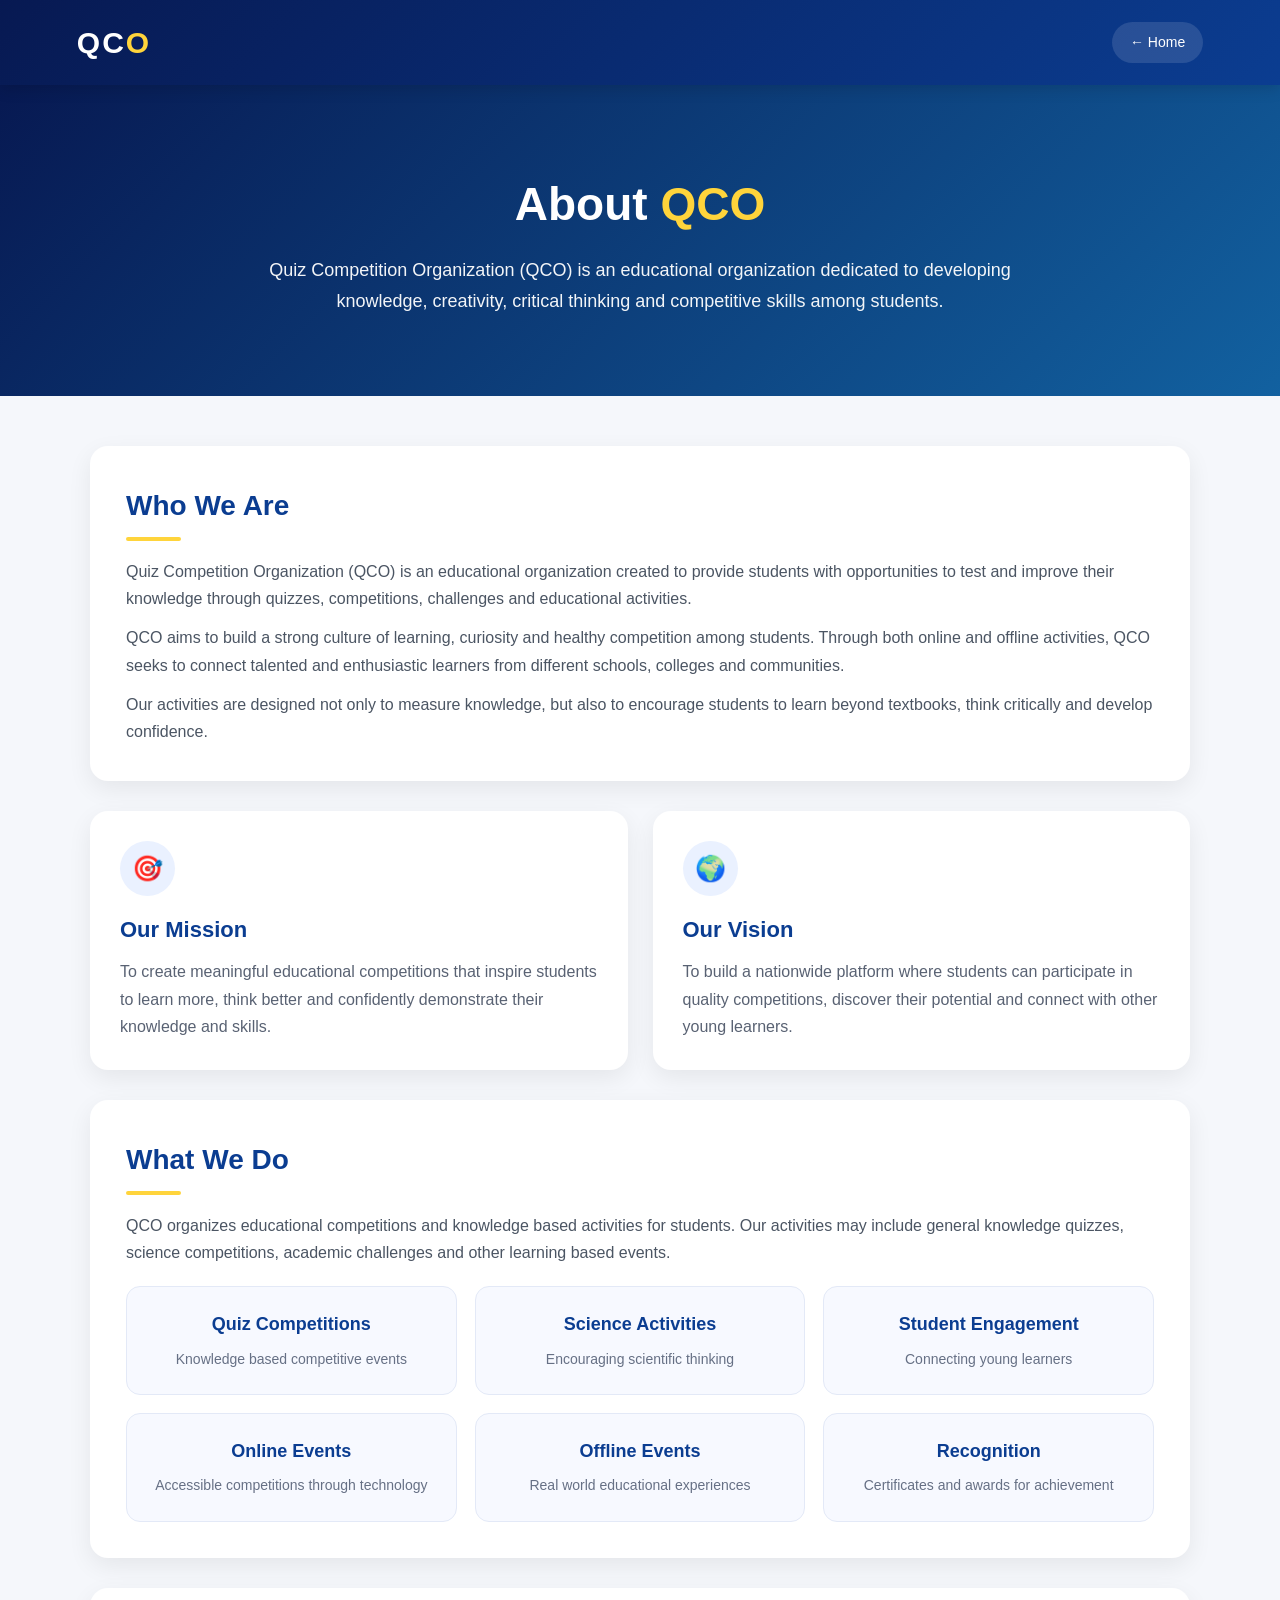
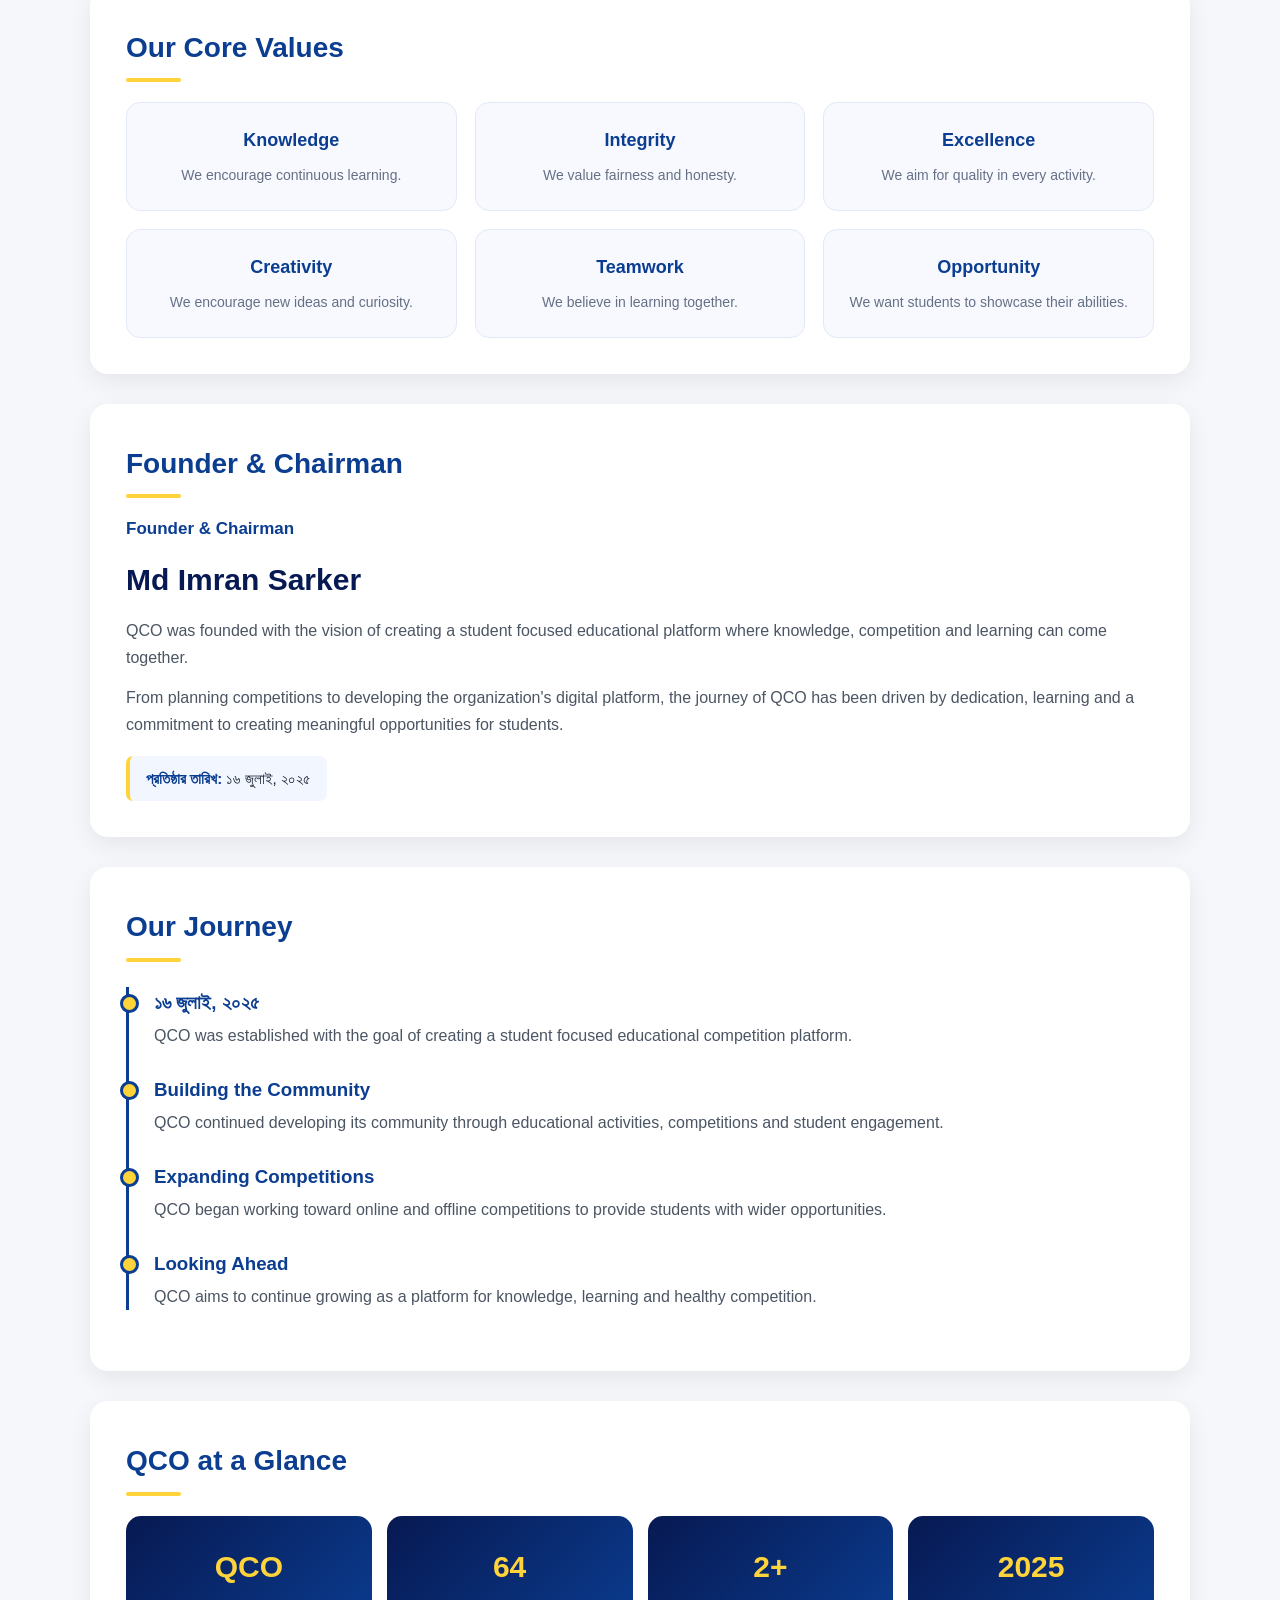
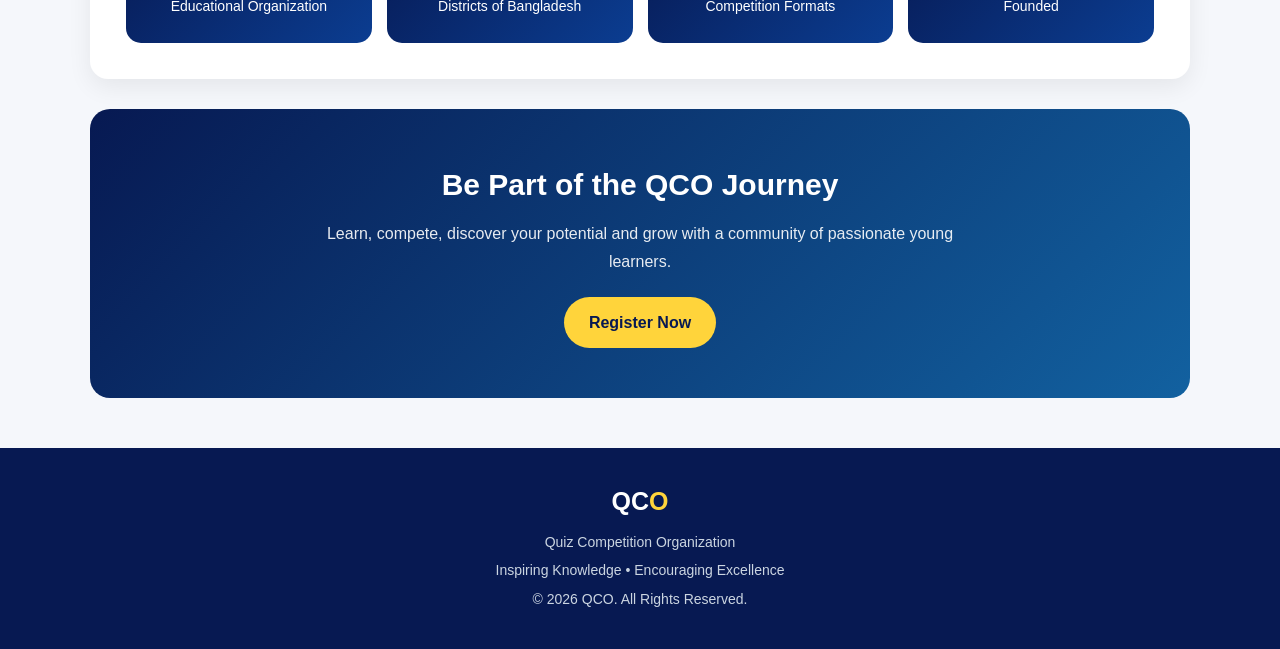
<file: about.html>
<!DOCTYPE html>
<html lang="bn">
<head>
    <meta charset="UTF-8">
    <meta name="viewport" content="width=device-width, initial-scale=1.0">

    <title>About Us | QCO</title>

    <meta name="description" content="Learn about Quiz Competition Organization (QCO), our mission, vision, activities, founder and journey.">

    <style>
        * {
            margin: 0;
            padding: 0;
            box-sizing: border-box;
            font-family: Arial, Helvetica, sans-serif;
        }

        html {
            scroll-behavior: smooth;
        }

        body {
            background: #f5f7fb;
            color: #172033;
            line-height: 1.7;
        }

        /* HEADER */
        header {
            background: linear-gradient(135deg, #071952, #0b3d91);
            color: white;
            padding: 17px 6%;
            position: sticky;
            top: 0;
            z-index: 1000;
            box-shadow: 0 3px 15px rgba(0,0,0,0.15);
        }

        .nav {
            max-width: 1200px;
            margin: auto;
            display: flex;
            align-items: center;
            justify-content: space-between;
        }

        .logo {
            font-size: 30px;
            font-weight: 800;
            letter-spacing: 2px;
        }

        .logo span {
            color: #ffd43b;
        }

        .home-btn {
            text-decoration: none;
            color: white;
            background: rgba(255,255,255,0.12);
            padding: 9px 18px;
            border-radius: 25px;
            font-size: 14px;
            transition: 0.3s;
        }

        .home-btn:hover {
            background: #ffd43b;
            color: #071952;
        }


        /* HERO */
        .hero {
            background: linear-gradient(135deg, #071952, #1261a0);
            color: white;
            text-align: center;
            padding: 80px 20px;
        }

        .hero h1 {
            font-size: 46px;
            margin-bottom: 12px;
        }

        .hero h1 span {
            color: #ffd43b;
        }

        .hero p {
            max-width: 760px;
            margin: auto;
            font-size: 18px;
            opacity: 0.95;
        }


        /* MAIN */
        .container {
            width: 90%;
            max-width: 1100px;
            margin: 50px auto;
        }


        /* SECTION */
        .section {
            background: white;
            padding: 36px;
            border-radius: 18px;
            margin-bottom: 30px;
            box-shadow: 0 8px 25px rgba(0,0,0,0.07);
        }

        .section h2 {
            color: #0b3d91;
            font-size: 28px;
            margin-bottom: 17px;
            position: relative;
        }

        .section h2::after {
            content: "";
            display: block;
            width: 55px;
            height: 4px;
            background: #ffd43b;
            margin-top: 7px;
            border-radius: 5px;
        }

        .section p {
            color: #4b5563;
            font-size: 16px;
            margin-top: 12px;
        }


        /* MISSION & VISION */
        .cards {
            display: grid;
            grid-template-columns: repeat(2, 1fr);
            gap: 25px;
            margin-bottom: 30px;
        }

        .card {
            background: white;
            padding: 30px;
            border-radius: 18px;
            box-shadow: 0 8px 25px rgba(0,0,0,0.07);
            transition: 0.3s;
        }

        .card:hover {
            transform: translateY(-5px);
        }

        .icon {
            width: 55px;
            height: 55px;
            display: flex;
            align-items: center;
            justify-content: center;
            background: #eaf1ff;
            color: #0b3d91;
            border-radius: 50%;
            font-size: 25px;
            margin-bottom: 15px;
        }

        .card h3 {
            color: #0b3d91;
            font-size: 22px;
            margin-bottom: 10px;
        }

        .card p {
            color: #596273;
        }


        /* VALUES */
        .values {
            display: grid;
            grid-template-columns: repeat(3, 1fr);
            gap: 18px;
            margin-top: 20px;
        }

        .value {
            padding: 22px;
            background: #f7f9ff;
            border: 1px solid #e3e9f7;
            border-radius: 14px;
            text-align: center;
            transition: 0.3s;
        }

        .value:hover {
            transform: translateY(-4px);
            box-shadow: 0 7px 18px rgba(0,0,0,0.06);
        }

        .value strong {
            display: block;
            color: #0b3d91;
            font-size: 18px;
            margin-bottom: 5px;
        }

        .value span {
            color: #667085;
            font-size: 14px;
        }


        /* FOUNDER */
        .founder-info h3 {
            color: #071952;
            font-size: 30px;
            margin-bottom: 5px;
        }

        .designation {
            color: #0b3d91;
            font-weight: bold;
            font-size: 17px;
            margin-bottom: 10px;
        }

        .founder-date {
            display: inline-block;
            margin-top: 18px;
            padding: 10px 16px;
            background: #f2f6ff;
            border-left: 4px solid #ffd43b;
            border-radius: 7px;
            color: #172033;
            font-size: 15px;
        }

        .founder-date strong {
            color: #0b3d91;
        }


        /* TIMELINE */
        .timeline {
            margin-top: 25px;
            border-left: 3px solid #0b3d91;
            padding-left: 25px;
        }

        .timeline-item {
            position: relative;
            margin-bottom: 25px;
        }

        .timeline-item::before {
            content: "";
            position: absolute;
            width: 13px;
            height: 13px;
            background: #ffd43b;
            border: 3px solid #0b3d91;
            border-radius: 50%;
            left: -34px;
            top: 7px;
        }

        .timeline-item h3 {
            color: #0b3d91;
            margin-bottom: 3px;
        }

        .timeline-item p {
            margin-top: 0;
        }


        /* HIGHLIGHTS */
        .highlights {
            display: grid;
            grid-template-columns: repeat(4, 1fr);
            gap: 15px;
            margin-top: 20px;
        }

        .highlight {
            background: linear-gradient(135deg, #071952, #0b3d91);
            color: white;
            padding: 25px 15px;
            border-radius: 15px;
            text-align: center;
        }

        .highlight h3 {
            font-size: 30px;
            color: #ffd43b;
            margin-bottom: 3px;
        }

        .highlight p {
            color: white;
            font-size: 14px;
            margin: 0;
        }


        /* CTA */
        .cta {
            text-align: center;
            background: linear-gradient(135deg, #071952, #1261a0);
            color: white;
            padding: 50px 25px;
            border-radius: 20px;
            margin-bottom: 40px;
        }

        .cta h2 {
            color: white;
            font-size: 30px;
            margin-bottom: 10px;
        }

        .cta h2::after {
            display: none;
        }

        .cta p {
            color: white;
            max-width: 650px;
            margin: auto auto 22px;
            opacity: 0.9;
        }

        .btn {
            display: inline-block;
            text-decoration: none;
            background: #ffd43b;
            color: #071952;
            padding: 12px 25px;
            border-radius: 30px;
            font-weight: bold;
            transition: 0.3s;
        }

        .btn:hover {
            background: white;
        }


        /* FOOTER */
        footer {
            background: #071952;
            color: white;
            text-align: center;
            padding: 32px 20px;
        }

        .footer-logo {
            font-size: 25px;
            font-weight: bold;
            margin-bottom: 8px;
        }

        .footer-logo span {
            color: #ffd43b;
        }

        footer p {
            color: #cbd5e1;
            font-size: 14px;
            margin: 5px 0;
        }


        /* MOBILE */
        @media (max-width: 768px) {

            .hero {
                padding: 60px 20px;
            }

            .hero h1 {
                font-size: 35px;
            }

            .hero p {
                font-size: 16px;
            }

            .container {
                width: 92%;
                margin: 30px auto;
            }

            .section {
                padding: 25px 20px;
            }

            .cards {
                grid-template-columns: 1fr;
            }

            .values {
                grid-template-columns: 1fr;
            }

            .highlights {
                grid-template-columns: repeat(2, 1fr);
            }

            .founder-info {
                text-align: left;
            }

            .founder-info h3 {
                font-size: 26px;
            }

            .logo {
                font-size: 25px;
            }
        }


        @media (max-width: 420px) {

            .hero h1 {
                font-size: 31px;
            }

            .section h2 {
                font-size: 24px;
            }

            .highlights {
                grid-template-columns: 1fr 1fr;
            }

            .highlight {
                padding: 20px 10px;
            }

            .highlight h3 {
                font-size: 25px;
            }

            .founder-date {
                font-size: 14px;
            }
        }
    </style>
</head>


<body>


    <!-- HEADER -->

    <header>

        <div class="nav">

            <div class="logo">
                QC<span>O</span>
            </div>

            <a href="index.html" class="home-btn">
                ← Home
            </a>

        </div>

    </header>



    <!-- HERO -->

    <section class="hero">

        <h1>
            About <span>QCO</span>
        </h1>

        <p>
            Quiz Competition Organization (QCO) is an educational
            organization dedicated to developing knowledge, creativity,
            critical thinking and competitive skills among students.
        </p>

    </section>



    <!-- MAIN -->

    <main class="container">


        <!-- WHO WE ARE -->

        <section class="section">

            <h2>
                Who We Are
            </h2>

            <p>
                Quiz Competition Organization (QCO) is an educational
                organization created to provide students with opportunities
                to test and improve their knowledge through quizzes,
                competitions, challenges and educational activities.
            </p>

            <p>
                QCO aims to build a strong culture of learning, curiosity
                and healthy competition among students. Through both online
                and offline activities, QCO seeks to connect talented and
                enthusiastic learners from different schools, colleges and
                communities.
            </p>

            <p>
                Our activities are designed not only to measure knowledge,
                but also to encourage students to learn beyond textbooks,
                think critically and develop confidence.
            </p>

        </section>



        <!-- MISSION & VISION -->

        <div class="cards">


            <div class="card">

                <div class="icon">
                    🎯
                </div>

                <h3>
                    Our Mission
                </h3>

                <p>
                    To create meaningful educational competitions that
                    inspire students to learn more, think better and
                    confidently demonstrate their knowledge and skills.
                </p>

            </div>



            <div class="card">

                <div class="icon">
                    🌍
                </div>

                <h3>
                    Our Vision
                </h3>

                <p>
                    To build a nationwide platform where students can
                    participate in quality competitions, discover their
                    potential and connect with other young learners.
                </p>

            </div>

        </div>



        <!-- WHAT WE DO -->

        <section class="section">

            <h2>
                What We Do
            </h2>

            <p>
                QCO organizes educational competitions and knowledge based
                activities for students. Our activities may include general
                knowledge quizzes, science competitions, academic challenges
                and other learning based events.
            </p>


            <div class="values">


                <div class="value">

                    <strong>
                        Quiz Competitions
                    </strong>

                    <span>
                        Knowledge based competitive events
                    </span>

                </div>


                <div class="value">

                    <strong>
                        Science Activities
                    </strong>

                    <span>
                        Encouraging scientific thinking
                    </span>

                </div>


                <div class="value">

                    <strong>
                        Student Engagement
                    </strong>

                    <span>
                        Connecting young learners
                    </span>

                </div>


                <div class="value">

                    <strong>
                        Online Events
                    </strong>

                    <span>
                        Accessible competitions through technology
                    </span>

                </div>


                <div class="value">

                    <strong>
                        Offline Events
                    </strong>

                    <span>
                        Real world educational experiences
                    </span>

                </div>


                <div class="value">

                    <strong>
                        Recognition
                    </strong>

                    <span>
                        Certificates and awards for achievement
                    </span>

                </div>


            </div>

        </section>



        <!-- CORE VALUES -->

        <section class="section">

            <h2>
                Our Core Values
            </h2>


            <div class="values">


                <div class="value">

                    <strong>
                        Knowledge
                    </strong>

                    <span>
                        We encourage continuous learning.
                    </span>

                </div>


                <div class="value">

                    <strong>
                        Integrity
                    </strong>

                    <span>
                        We value fairness and honesty.
                    </span>

                </div>


                <div class="value">

                    <strong>
                        Excellence
                    </strong>

                    <span>
                        We aim for quality in every activity.
                    </span>

                </div>


                <div class="value">

                    <strong>
                        Creativity
                    </strong>

                    <span>
                        We encourage new ideas and curiosity.
                    </span>

                </div>


                <div class="value">

                    <strong>
                        Teamwork
                    </strong>

                    <span>
                        We believe in learning together.
                    </span>

                </div>


                <div class="value">

                    <strong>
                        Opportunity
                    </strong>

                    <span>
                        We want students to showcase their abilities.
                    </span>

                </div>


            </div>

        </section>



        <!-- FOUNDER -->

        <section class="section">

            <h2>
                Founder & Chairman
            </h2>


            <div class="founder-info">

                <div class="designation">
                    Founder & Chairman
                </div>

                <h3>
                    Md Imran Sarker
                </h3>

                <p>
                    QCO was founded with the vision of creating a
                    student focused educational platform where
                    knowledge, competition and learning can come
                    together.
                </p>

                <p>
                    From planning competitions to developing the
                    organization's digital platform, the journey of
                    QCO has been driven by dedication, learning and
                    a commitment to creating meaningful opportunities
                    for students.
                </p>

                <div class="founder-date">

                    <strong>
                        প্রতিষ্ঠার তারিখ:
                    </strong>

                    ১৬ জুলাই, ২০২৫

                </div>

            </div>

        </section>



        <!-- JOURNEY -->

        <section class="section">

            <h2>
                Our Journey
            </h2>

            <div class="timeline">


                <div class="timeline-item">

                    <h3>
                        ১৬ জুলাই, ২০২৫
                    </h3>

                    <p>
                        QCO was established with the goal of creating
                        a student focused educational competition platform.
                    </p>

                </div>


                <div class="timeline-item">

                    <h3>
                        Building the Community
                    </h3>

                    <p>
                        QCO continued developing its community through
                        educational activities, competitions and student
                        engagement.
                    </p>

                </div>


                <div class="timeline-item">

                    <h3>
                        Expanding Competitions
                    </h3>

                    <p>
                        QCO began working toward online and offline
                        competitions to provide students with wider
                        opportunities.
                    </p>

                </div>


                <div class="timeline-item">

                    <h3>
                        Looking Ahead
                    </h3>

                    <p>
                        QCO aims to continue growing as a platform for
                        knowledge, learning and healthy competition.
                    </p>

                </div>


            </div>

        </section>



        <!-- QCO AT A GLANCE -->

        <section class="section">

            <h2>
                QCO at a Glance
            </h2>


            <div class="highlights">


                <div class="highlight">

                    <h3>
                        QCO
                    </h3>

                    <p>
                        Educational Organization
                    </p>

                </div>


                <div class="highlight">

                    <h3>
                        64
                    </h3>

                    <p>
                        Districts of Bangladesh
                    </p>

                </div>


                <div class="highlight">

                    <h3>
                        2+
                    </h3>

                    <p>
                        Competition Formats
                    </p>

                </div>


                <div class="highlight">

                    <h3>
                        2025
                    </h3>

                    <p>
                        Founded
                    </p>

                </div>


            </div>

        </section>



        <!-- CTA -->

        <section class="cta">

            <h2>
                Be Part of the QCO Journey
            </h2>

            <p>
                Learn, compete, discover your potential and grow with
                a community of passionate young learners.
            </p>

            <a href="registration.html" class="btn">
                Register Now
            </a>

        </section>


    </main>



    <!-- FOOTER -->

    <footer>

        <div class="footer-logo">
            QC<span>O</span>
        </div>

        <p>
            Quiz Competition Organization
        </p>

        <p>
            Inspiring Knowledge • Encouraging Excellence
        </p>

        <p>
            © 2026 QCO. All Rights Reserved.
        </p>

    </footer>


</body>
    </html>
</file>
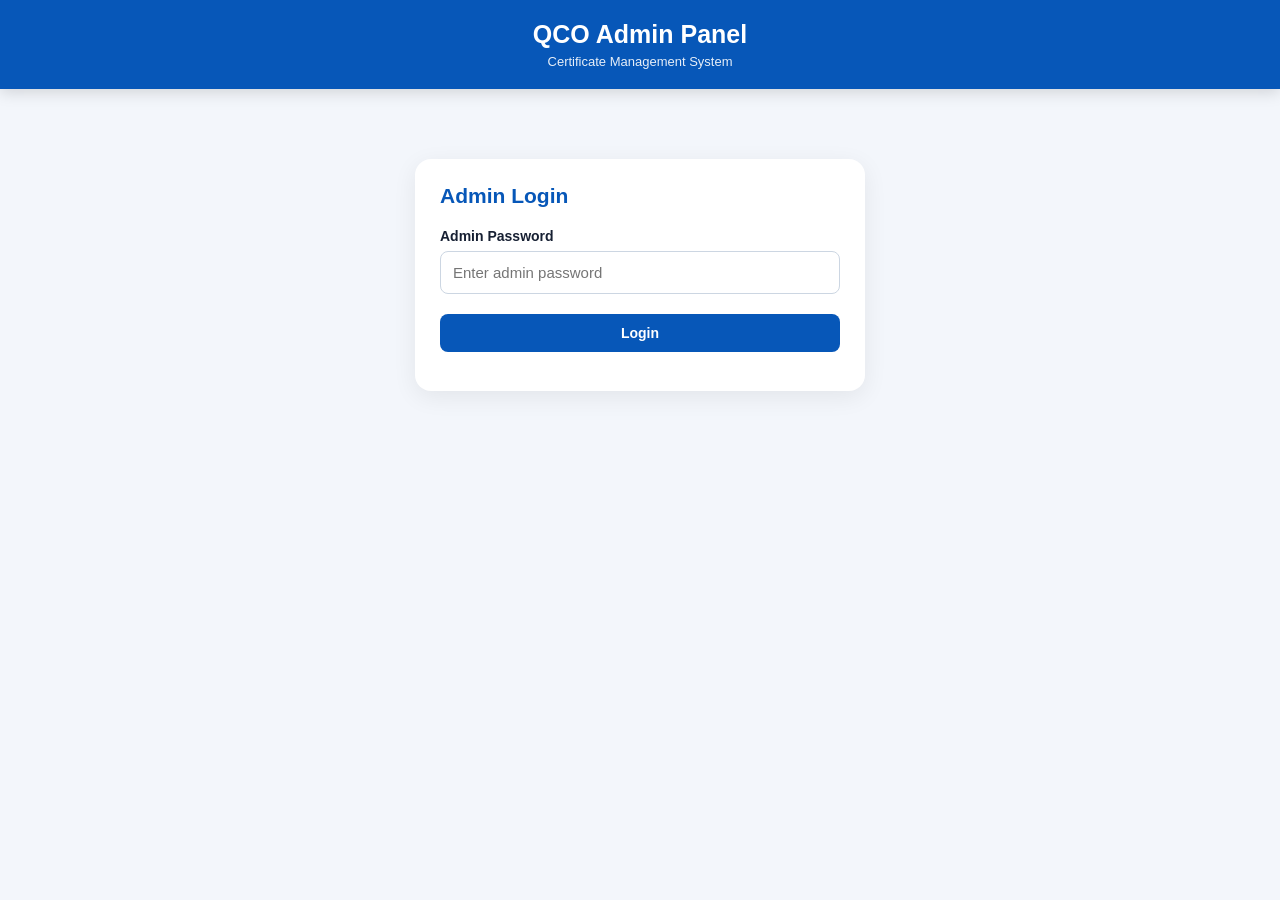
<file: admin.html>
<!DOCTYPE html>
<html lang="en">
<head>
<meta charset="UTF-8">
<meta name="viewport" content="width=device-width, initial-scale=1.0">

<title>QCO Admin | Certificate Management</title>

<style>

*{
  box-sizing:border-box;
  margin:0;
  padding:0;
  font-family:Arial,Helvetica,sans-serif;
}

body{
  background:#f3f6fb;
  color:#172033;
}

.header{
  background:#0757b8;
  color:white;
  padding:20px;
  text-align:center;
  box-shadow:0 3px 15px rgba(0,0,0,.15);
}

.header h1{
  font-size:25px;
}

.header p{
  margin-top:5px;
  font-size:13px;
  opacity:.9;
}

.container{
  width:94%;
  max-width:900px;
  margin:30px auto;
}

.card{
  background:white;
  padding:25px;
  border-radius:16px;
  margin-bottom:22px;
  box-shadow:0 6px 25px rgba(0,0,0,.07);
}

.card h2{
  color:#0757b8;
  margin-bottom:20px;
  font-size:21px;
}

label{
  display:block;
  margin:14px 0 7px;
  font-size:14px;
  font-weight:bold;
}

input,
select{
  width:100%;
  padding:12px;
  border:1px solid #ccd6e2;
  border-radius:8px;
  outline:none;
  font-size:15px;
}

input:focus,
select:focus{
  border-color:#0757b8;
}

button{
  border:0;
  border-radius:8px;
  padding:11px 16px;
  cursor:pointer;
  font-weight:bold;
  font-size:14px;
}

.primary{
  width:100%;
  margin-top:20px;
  background:#0757b8;
  color:white;
}

.primary:hover{
  background:#06458f;
}

.secondary{
  background:#eef4fb;
  color:#0757b8;
}

.danger{
  background:#dc3545;
  color:white;
}

.warning{
  background:#ffc107;
  color:#222;
}

.success{
  background:#198754;
  color:white;
}

.login-box{
  max-width:450px;
  margin:70px auto;
}

.message{
  margin-top:14px;
  text-align:center;
  font-weight:bold;
}

.error{
  color:#dc3545;
}

.success-text{
  color:#198754;
}

#adminPanel{
  display:none;
}

.topbar{
  display:flex;
  justify-content:space-between;
  align-items:center;
  gap:15px;
  margin-bottom:20px;
}

.logout{
  background:#dc3545;
  color:white;
}

.form-grid{
  display:grid;
  grid-template-columns:1fr 1fr;
  gap:0 18px;
}

.full{
  grid-column:1/-1;
}

.form-buttons{
  display:flex;
  gap:10px;
  margin-top:20px;
}

.form-buttons button{
  flex:1;
}

.search-box{
  display:flex;
  gap:10px;
}

.search-box input{
  flex:1;
}

.stats{
  display:grid;
  grid-template-columns:repeat(3,1fr);
  gap:15px;
  margin-bottom:22px;
}

.stat{
  background:white;
  border-radius:14px;
  padding:20px;
  text-align:center;
  box-shadow:0 5px 20px rgba(0,0,0,.06);
}

.stat-number{
  font-size:28px;
  font-weight:bold;
  color:#0757b8;
}

.stat-label{
  margin-top:5px;
  color:#687386;
  font-size:13px;
}

.certificate{
  border:1px solid #e0e6ed;
  border-radius:12px;
  padding:18px;
  margin-bottom:14px;
  background:#fbfdff;
}

.certificate-id{
  color:#0757b8;
  font-size:17px;
  font-weight:bold;
  margin-bottom:8px;
}

.detail{
  font-size:14px;
  margin:5px 0;
  color:#566174;
}

.detail strong{
  color:#222;
}

.actions{
  display:flex;
  gap:8px;
  margin-top:14px;
  flex-wrap:wrap;
}

.status{
  display:inline-block;
  padding:4px 9px;
  border-radius:20px;
  font-size:12px;
  font-weight:bold;
}

.status-verified{
  background:#d9f5e5;
  color:#198754;
}

.status-active{
  background:#e0efff;
  color:#0757b8;
}

.status-revoked{
  background:#ffe1e4;
  color:#dc3545;
}

.empty{
  text-align:center;
  padding:25px;
  color:#777;
}

.hidden{
  display:none;
}

@media(max-width:650px){

  .form-grid{
    grid-template-columns:1fr;
  }

  .full{
    grid-column:auto;
  }

  .stats{
    grid-template-columns:1fr;
  }

  .topbar{
    align-items:stretch;
    flex-direction:column;
  }

  .search-box{
    flex-direction:column;
  }

  .form-buttons{
    flex-direction:column;
  }

}

</style>
</head>

<body>


<div class="header">

  <h1>QCO Admin Panel</h1>

  <p>
    Certificate Management System
  </p>

</div>


<!-- LOGIN -->

<div class="container" id="loginSection">

  <div class="card login-box">

    <h2>Admin Login</h2>

    <label>
      Admin Password
    </label>

    <input
      type="password"
      id="password"
      placeholder="Enter admin password"
    >

    <button
      class="primary"
      onclick="login()"
    >
      Login
    </button>

    <div
      id="loginMessage"
      class="message"
    ></div>

  </div>

</div>


<!-- ADMIN -->

<div
  class="container"
  id="adminPanel"
>

  <div class="topbar">

    <div>
      <h2>Certificate Management</h2>
      <p style="color:#687386;font-size:13px;">
        Manage QCO certificates
      </p>
    </div>

    <button
      class="logout"
      onclick="logout()"
    >
      Logout
    </button>

  </div>


  <!-- STATS -->

  <div class="stats">

    <div class="stat">

      <div
        class="stat-number"
        id="totalCount"
      >
        0
      </div>

      <div class="stat-label">
        Total Certificates
      </div>

    </div>


    <div class="stat">

      <div
        class="stat-number"
        id="verifiedCount"
      >
        0
      </div>

      <div class="stat-label">
        Verified
      </div>

    </div>


    <div class="stat">

      <div
        class="stat-number"
        id="revokedCount"
      >
        0
      </div>

      <div class="stat-label">
        Revoked
      </div>

    </div>

  </div>


  <!-- ADD / EDIT -->

  <div class="card">

    <h2 id="formTitle">
      Add New Certificate
    </h2>


    <form id="certificateForm">

      <div class="form-grid">


        <div>

          <label>
            Certificate ID
          </label>

          <input
            type="text"
            id="certificateId"
            placeholder="QCO-GKC-2026-0001"
            required
          >

        </div>


        <div>

          <label>
            Participant Name
          </label>

          <input
            type="text"
            id="name"
            placeholder="Participant name"
            required
          >

        </div>


        <div>

          <label>
            Event Name
          </label>

          <input
            type="text"
            id="event"
            placeholder="Event name"
            required
          >

        </div>


        <div>

          <label>
            Achievement / Position
          </label>

          <input
            type="text"
            id="achievement"
            placeholder="Champion / Participant / 2nd Position"
            required
          >

        </div>


        <div>

          <label>
            Class
          </label>

          <input
            type="text"
            id="className"
            placeholder="Class VII"
          >

        </div>


        <div>

          <label>
            Institution
          </label>

          <input
            type="text"
            id="institution"
            placeholder="Institution name"
          >

        </div>


        <div>

          <label>
            Issue Date
          </label>

          <input
            type="date"
            id="issueDate"
            required
          >

        </div>


        <div>

          <label>
            Status
          </label>

          <select id="status">

            <option value="Verified">
              Verified
            </option>

            <option value="Active">
              Active
            </option>

            <option value="Revoked">
              Revoked
            </option>

          </select>

        </div>


        <div class="full">

          <label>
            Certificate URL
          </label>

          <input
            type="url"
            id="certificateUrl"
            placeholder="Optional certificate link"
          >

        </div>

      </div>


      <div class="form-buttons">

        <button
          type="submit"
          class="primary"
          id="saveButton"
        >
          + Add Certificate
        </button>

        <button
          type="button"
          class="secondary hidden"
          id="cancelButton"
          onclick="cancelEdit()"
        >
          Cancel Edit
        </button>

      </div>

    </form>


    <div
      id="formMessage"
      class="message"
    ></div>

  </div>


  <!-- SEARCH -->

  <div class="card">

    <h2>
      Search Certificates
    </h2>

    <div class="search-box">

      <input
        type="text"
        id="search"
        placeholder="Search by ID or participant name"
        oninput="loadCertificates()"
      >

      <button
        class="secondary"
        onclick="clearSearch()"
      >
        Clear
      </button>

    </div>

  </div>


  <!-- LIST -->

  <div class="card">

    <h2>
      Certificate List
    </h2>

    <div id="certificateList"></div>

  </div>

</div>


<script>


/* =========================
   QCO ADMIN CONFIG
========================= */

const ADMIN_PASSWORD = "imranqco133";

let editingIndex = -1;


/* =========================
   LOGIN
========================= */

function login(){

  const password =
    document.getElementById("password").value;

  const message =
    document.getElementById("loginMessage");


  if(password === ADMIN_PASSWORD){

    sessionStorage.setItem(
      "qcoAdminLoggedIn",
      "true"
    );

    showAdmin();

  }else{

    message.textContent =
      "Incorrect admin password.";

    message.className =
      "message error";

  }

}


function showAdmin(){

  document.getElementById("loginSection")
    .style.display = "none";

  document.getElementById("adminPanel")
    .style.display = "block";

  loadCertificates();

}


function logout(){

  sessionStorage.removeItem(
    "qcoAdminLoggedIn"
  );

  location.reload();

}


/* =========================
   DATA
========================= */

function getCertificates(){

  return JSON.parse(
    localStorage.getItem(
      "qcoCertificates"
    ) || "[]"
  );

}


function saveCertificates(data){

  localStorage.setItem(
    "qcoCertificates",
    JSON.stringify(data)
  );

}


/* =========================
   AUTO ID
========================= */

function generateCertificateID(){

  const certificates =
    getCertificates();

  let number =
    certificates.length + 1;

  let id;

  do{

    id =
      "QCO-CERT-2026-" +
      String(number).padStart(4,"0");

    number++;

  }while(
    certificates.some(
      cert =>
        cert.id.toLowerCase() ===
        id.toLowerCase()
    )
  );

  return id;

}


/* =========================
   FORM SUBMIT
========================= */

document
  .getElementById("certificateForm")
  .addEventListener(
    "submit",
    function(e){

      e.preventDefault();


      const certificates =
        getCertificates();


      const certificate = {

        id:
          document
            .getElementById("certificateId")
            .value.trim(),

        name:
          document
            .getElementById("name")
            .value.trim(),

        event:
          document
            .getElementById("event")
            .value.trim(),

        achievement:
          document
            .getElementById("achievement")
            .value.trim(),

        className:
          document
            .getElementById("className")
            .value.trim(),

        institution:
          document
            .getElementById("institution")
            .value.trim(),

        issueDate:
          document
            .getElementById("issueDate")
            .value,

        status:
          document
            .getElementById("status")
            .value,

        certificateUrl:
          document
            .getElementById("certificateUrl")
            .value.trim()

      };


      /* EDIT */

      if(editingIndex !== -1){

        const duplicate =
          certificates.some(
            (cert,index) =>
              index !== editingIndex &&
              cert.id.toLowerCase() ===
              certificate.id.toLowerCase()
          );


        if(duplicate){

          showMessage(
            "Certificate ID already exists.",
            "error"
          );

          return;

        }


        certificates[editingIndex] =
          certificate;


        saveCertificates(certificates);

        showMessage(
          "Certificate updated successfully!",
          "success-text"
        );

        cancelEdit();

        loadCertificates();

        return;

      }


      /* ADD */

      const duplicate =
        certificates.some(
          cert =>
            cert.id.toLowerCase() ===
            certificate.id.toLowerCase()
        );


      if(duplicate){

        showMessage(
          "Certificate ID already exists.",
          "error"
        );

        return;

      }


      certificates.push(certificate);

      saveCertificates(certificates);


      showMessage(
        "Certificate added successfully!",
        "success-text"
      );


      document
        .getElementById("certificateForm")
        .reset();


      loadCertificates();

    }
  );


/* =========================
   EDIT
========================= */

function editCertificate(index){

  const certificates =
    getCertificates();

  const cert =
    certificates[index];


  document.getElementById("certificateId")
    .value = cert.id;

  document.getElementById("name")
    .value = cert.name;

  document.getElementById("event")
    .value = cert.event;

  document.getElementById("achievement")
    .value = cert.achievement;

  document.getElementById("className")
    .value = cert.className || "";

  document.getElementById("institution")
    .value = cert.institution || "";

  document.getElementById("issueDate")
    .value = cert.issueDate || "";

  document.getElementById("status")
    .value = cert.status || "Verified";

  document.getElementById("certificateUrl")
    .value = cert.certificateUrl || "";


  editingIndex = index;


  document.getElementById("formTitle")
    .textContent = "Edit Certificate";

  document.getElementById("saveButton")
    .textContent = "Save Changes";

  document.getElementById("cancelButton")
    .classList.remove("hidden");


  window.scrollTo({
    top:0,
    behavior:"smooth"
  });

}


/* =========================
   CANCEL EDIT
========================= */

function cancelEdit(){

  editingIndex = -1;

  document
    .getElementById("certificateForm")
    .reset();

  document.getElementById("formTitle")
    .textContent = "Add New Certificate";

  document.getElementById("saveButton")
    .textContent = "+ Add Certificate";

  document.getElementById("cancelButton")
    .classList.add("hidden");

}


/* =========================
   DELETE
========================= */

function deleteCertificate(index){

  const certificates =
    getCertificates();

  const cert =
    certificates[index];


  const confirmDelete =
    confirm(
      "Delete certificate " +
      cert.id +
      "?"
    );


  if(!confirmDelete){
    return;
  }


  certificates.splice(index,1);

  saveCertificates(certificates);

  loadCertificates();

}


/* =========================
   LOAD
========================= */

function loadCertificates(){

  const certificates =
    getCertificates();

  const search =
    document
      .getElementById("search")
      .value
      .trim()
      .toLowerCase();


  const filtered =
    certificates.filter(cert =>

      cert.id
        .toLowerCase()
        .includes(search)

      ||

      cert.name
        .toLowerCase()
        .includes(search)

    );


  updateStats(certificates);


  const list =
    document.getElementById(
      "certificateList"
    );


  if(filtered.length === 0){

    list.innerHTML =
      `<div class="empty">
        No certificates found.
      </div>`;

    return;

  }


  list.innerHTML = "";


  filtered.forEach(cert => {

    const realIndex =
      certificates.indexOf(cert);


    const box =
      document.createElement("div");

    box.className =
      "certificate";


    let statusClass =
      "status-active";


    if(cert.status === "Verified"){
      statusClass =
        "status-verified";
    }


    if(cert.status === "Revoked"){
      statusClass =
        "status-revoked";
    }


    box.innerHTML = `

      <div class="certificate-id">
        ${escapeHTML(cert.id)}
      </div>

      <div class="detail">
        <strong>Name:</strong>
        ${escapeHTML(cert.name)}
      </div>

      <div class="detail">
        <strong>Event:</strong>
        ${escapeHTML(cert.event)}
      </div>

      <div class="detail">
        <strong>Achievement:</strong>
        ${escapeHTML(cert.achievement)}
      </div>

      <div class="detail">
        <strong>Institution:</strong>
        ${escapeHTML(
          cert.institution || "N/A"
        )}
      </div>

      <div class="detail">
        <strong>Issue Date:</strong>
        ${escapeHTML(
          cert.issueDate || "N/A"
        )}
      </div>

      <div class="detail">
        <strong>Status:</strong>
        <span class="status ${statusClass}">
          ${escapeHTML(cert.status)}
        </span>
      </div>

      <div class="actions">

        <button
          class="warning"
          onclick="editCertificate(${realIndex})"
        >
          Edit
        </button>

        <button
          class="danger"
          onclick="deleteCertificate(${realIndex})"
        >
          Delete
        </button>

        ${
          cert.certificateUrl
          ?
          `
          <button
            class="success"
            onclick="openCertificate('${escapeJS(cert.certificateUrl)}')"
          >
            View
          </button>
          `
          :
          ""
        }

      </div>

    `;


    list.appendChild(box);

  });

}


/* =========================
   STATS
========================= */

function updateStats(certificates){

  document.getElementById("totalCount")
    .textContent =
      certificates.length;


  document.getElementById("verifiedCount")
    .textContent =
      certificates.filter(
        cert =>
          cert.status === "Verified"
      ).length;


  document.getElementById("revokedCount")
    .textContent =
      certificates.filter(
        cert =>
          cert.status === "Revoked"
      ).length;

}


/* =========================
   SEARCH CLEAR
========================= */

function clearSearch(){

  document.getElementById("search")
    .value = "";

  loadCertificates();

}


/* =========================
   AUTO ID BUTTON HELPER
========================= */

document
  .getElementById("certificateId")
  .addEventListener(
    "dblclick",
    function(){

      if(!this.value){

        this.value =
          generateCertificateID();

      }

    }
  );


/* =========================
   MESSAGE
========================= */

function showMessage(
  text,
  type
){

  const message =
    document.getElementById(
      "formMessage"
    );

  message.textContent =
    text;

  message.className =
    "message " + type;

}


/* =========================
   SECURITY HELPERS
========================= */

function escapeHTML(value){

  return String(value)
    .replace(/&/g,"&amp;")
    .replace(/</g,"&lt;")
    .replace(/>/g,"&gt;")
    .replace(/"/g,"&quot;")
    .replace(/'/g,"&#039;");

}


function escapeJS(value){

  return String(value)
    .replace(/\\/g,"\\\\")
    .replace(/'/g,"\\'");

}


function openCertificate(url){

  window.open(
    url,
    "_blank",
    "noopener,noreferrer"
  );

}


/* =========================
   START
========================= */

if(
  sessionStorage.getItem(
    "qcoAdminLoggedIn"
  ) === "true"
){

  showAdmin();

}

</script>

</body>
      </html>
</file>
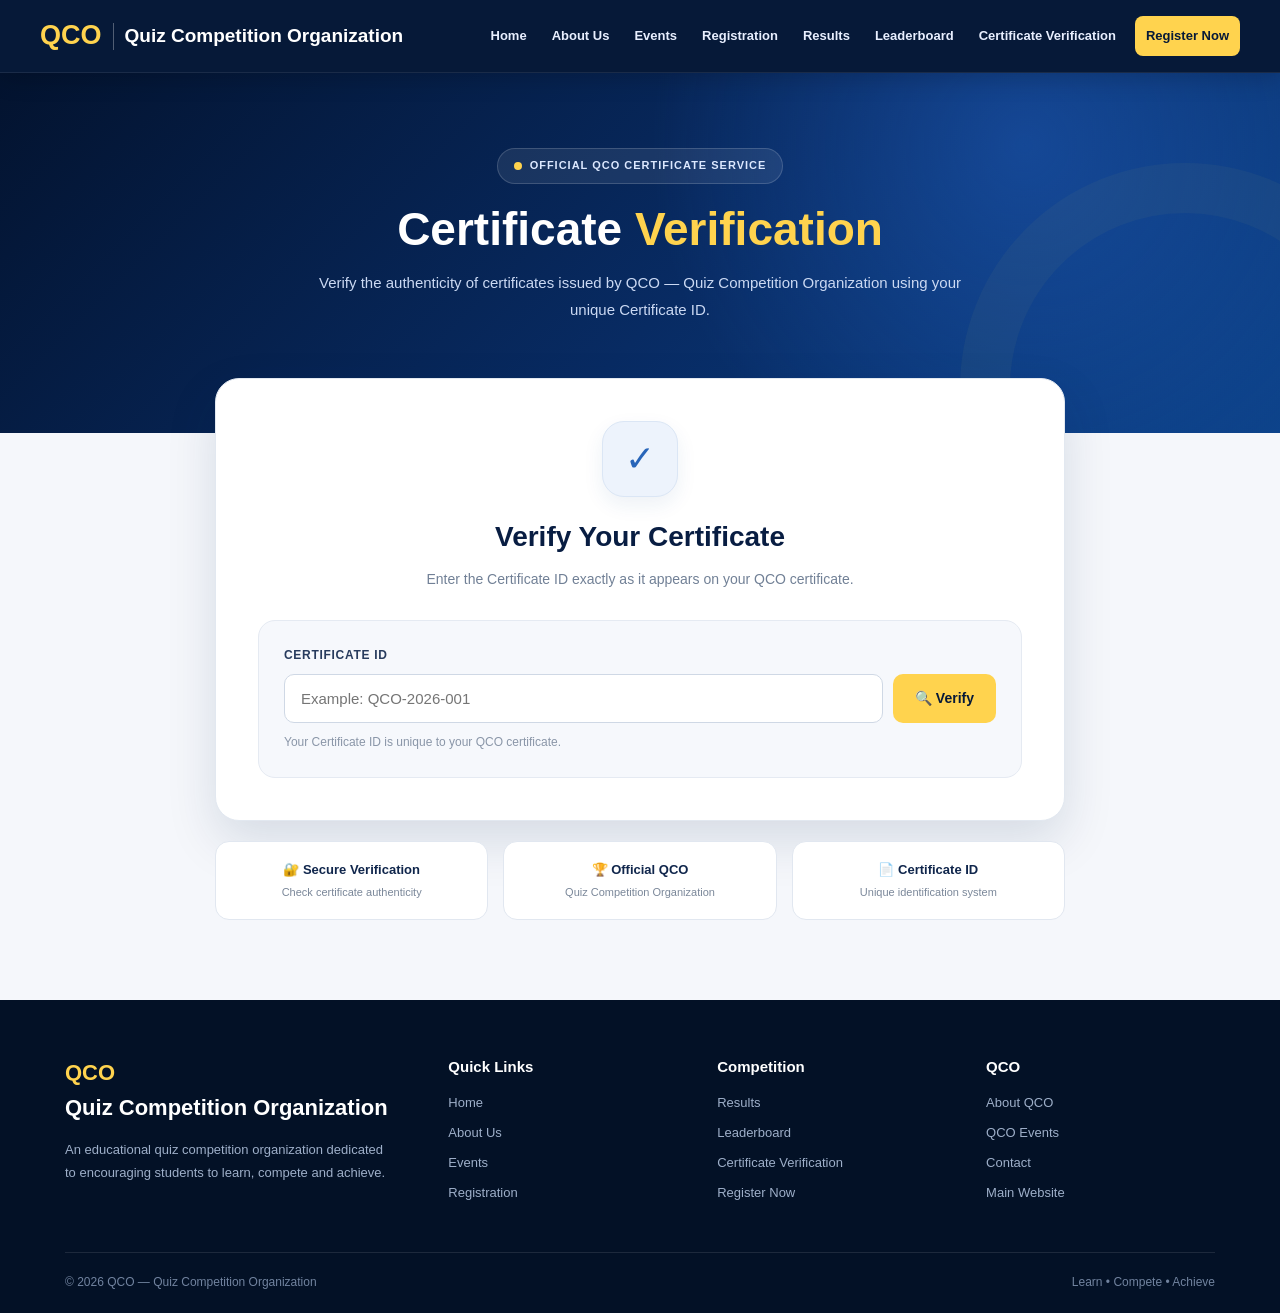
<file: certificate-verification.html>
<!DOCTYPE html>
<html lang="en">
<head>
<meta charset="UTF-8">
<meta name="viewport" content="width=device-width, initial-scale=1.0">

<title>Certificate Verification | QCO</title>

<meta name="description"
content="Verify certificates issued by QCO - Quiz Competition Organization.">

<style>

/* =========================
   GLOBAL
========================= */

*{
    margin:0;
    padding:0;
    box-sizing:border-box;
}

html{
    scroll-behavior:smooth;
}

body{
    font-family:Arial,"Segoe UI",sans-serif;
    background:#f5f7fb;
    color:#172033;
    line-height:1.6;
}

a{
    text-decoration:none;
}

button,
input{
    font-family:inherit;
}


/* =========================
   HEADER
========================= */

.header{
    position:sticky;
    top:0;
    z-index:9999;

    background:#061938;

    border-bottom:1px solid rgba(255,255,255,.08);

    box-shadow:
    0 5px 25px rgba(0,0,0,.18);
}

.navbar{
    max-width:1250px;
    min-height:72px;

    margin:auto;
    padding:0 25px;

    display:flex;
    align-items:center;
    justify-content:space-between;
}


/* BRAND */

.brand{
    display:flex;
    align-items:center;

    color:white;

    white-space:nowrap;
}

.brand-qco{
    color:#ffd34e;
    font-size:27px;
    font-weight:900;
}

.brand-line{
    width:1px;
    height:27px;

    margin:0 11px;

    background:rgba(255,255,255,.3);
}

.brand-name{
    color:white;
    font-size:19px;
    font-weight:700;
}


/* NAV MENU */

.nav-menu{
    display:flex;
    align-items:center;
    gap:3px;

    list-style:none;
}

.nav-menu li{
    list-style:none;
}

.nav-menu a{
    display:block;

    color:#e8efff;

    padding:10px 11px;

    border-radius:8px;

    font-size:13px;
    font-weight:600;

    transition:.25s;
}

.nav-menu a:hover{
    color:#ffd34e;
    background:rgba(255,255,255,.08);
}

.nav-register{
    background:#ffd34e !important;
    color:#061938 !important;

    margin-left:5px;

    font-weight:800 !important;
}

.nav-register:hover{
    background:#ffe37b !important;
    transform:translateY(-2px);
}


/* =========================
   MOBILE MENU
========================= */

.menu-toggle{
    display:none;

    width:45px;
    height:43px;

    border:none;
    border-radius:10px;

    background:rgba(255,255,255,.08);

    cursor:pointer;

    position:relative;
}

.menu-toggle span{
    position:absolute;

    left:11px;

    width:23px;
    height:2px;

    background:white;

    border-radius:5px;

    transition:.3s;
}

.menu-toggle span:nth-child(1){
    top:13px;
}

.menu-toggle span:nth-child(2){
    top:20px;
}

.menu-toggle span:nth-child(3){
    top:27px;
}

.menu-toggle.active span:nth-child(1){
    top:20px;
    transform:rotate(45deg);
}

.menu-toggle.active span:nth-child(2){
    opacity:0;
}

.menu-toggle.active span:nth-child(3){
    top:20px;
    transform:rotate(-45deg);
}


/* =========================
   PAGE HERO
========================= */

.page-hero{
    position:relative;

    overflow:hidden;

    padding:75px 20px 110px;

    text-align:center;

    color:white;

    background:
    radial-gradient(
        circle at 80% 20%,
        rgba(38,105,210,.4),
        transparent 35%
    ),
    linear-gradient(
        135deg,
        #03132f,
        #082b63 55%,
        #0d438b
    );
}

.page-hero:after{
    content:"";

    position:absolute;

    width:350px;
    height:350px;

    border:50px solid rgba(255,211,78,.04);

    border-radius:50%;

    right:-130px;
    bottom:-180px;
}

.hero-inner{
    position:relative;
    z-index:2;

    max-width:800px;
    margin:auto;
}

.hero-badge{
    display:inline-flex;
    align-items:center;
    gap:8px;

    padding:8px 16px;

    border-radius:50px;

    background:rgba(255,255,255,.08);

    border:1px solid rgba(255,255,255,.16);

    color:#dce8ff;

    font-size:11px;
    font-weight:800;

    letter-spacing:1px;
}

.hero-dot{
    width:8px;
    height:8px;

    border-radius:50%;

    background:#ffd34e;
}

.page-hero h1{
    margin-top:20px;

    font-size:46px;

    line-height:1.1;
}

.page-hero h1 span{
    color:#ffd34e;
}

.page-hero p{
    max-width:650px;

    margin:15px auto 0;

    color:#cbd9f3;

    font-size:15px;
    line-height:1.8;
}


/* =========================
   VERIFICATION AREA
========================= */

.verify-section{
    padding:0 20px 80px;

    margin-top:-55px;

    position:relative;
    z-index:5;
}

.verify-container{
    max-width:850px;
    margin:auto;
}


/* MAIN CARD */

.verification-card{
    background:white;

    border:1px solid #e2e8f0;

    border-radius:24px;

    padding:42px;

    box-shadow:
    0 20px 50px rgba(8,35,80,.13);
}


/* CARD HEADER */

.card-header{
    text-align:center;
}

.card-icon{
    width:76px;
    height:76px;

    margin:auto;

    display:flex;
    align-items:center;
    justify-content:center;

    border-radius:22px;

    background:#edf3fc;

    border:1px solid #dbe6f5;

    color:#2865b9;

    font-size:36px;

    box-shadow:
    0 8px 20px rgba(30,80,140,.08);
}

.card-header h2{
    margin-top:18px;

    color:#081d42;

    font-size:28px;
}

.card-header p{
    max-width:600px;

    margin:8px auto 0;

    color:#718096;

    font-size:14px;
}


/* SEARCH */

.search-area{
    margin-top:30px;

    padding:25px;

    border-radius:17px;

    background:#f6f8fc;

    border:1px solid #e5eaf2;
}

.input-label{
    display:block;

    margin-bottom:8px;

    color:#273b5d;

    font-size:12px;
    font-weight:800;

    text-transform:uppercase;

    letter-spacing:.7px;
}

.input-row{
    display:flex;
    gap:10px;
}

#certificateId{
    flex:1;

    width:100%;

    padding:15px 16px;

    border:1px solid #cfd8e5;

    border-radius:10px;

    outline:none;

    background:white;

    color:#172033;

    font-size:15px;

    transition:.25s;
}

#certificateId:focus{
    border-color:#2865b9;

    box-shadow:
    0 0 0 3px rgba(40,101,185,.1);
}

.verify-btn{
    border:none;

    padding:0 22px;

    border-radius:10px;

    background:#ffd34e;

    color:#061938;

    font-size:14px;

    font-weight:900;

    cursor:pointer;

    transition:.25s;

    white-space:nowrap;
}

.verify-btn:hover{
    background:#ffe37b;

    transform:translateY(-2px);
}


/* HELP TEXT */

.search-help{
    margin-top:10px;

    color:#8a96a8;

    font-size:12px;
}


/* =========================
   RESULT
========================= */

#result{
    display:none;

    margin-top:25px;
}


/* VERIFIED */

.verified{
    overflow:hidden;

    border:1px solid #b7e2c9;

    border-radius:18px;

    background:#f8fffa;

    box-shadow:
    0 8px 25px rgba(25,135,84,.07);
}

.verified-top{
    padding:22px;

    text-align:center;

    background:
    linear-gradient(
        135deg,
        #eafaf0,
        #f8fffa
    );

    border-bottom:1px solid #ccebd7;
}

.verified-icon{
    width:54px;
    height:54px;

    margin:auto;

    display:flex;
    align-items:center;
    justify-content:center;

    border-radius:50%;

    background:#198754;

    color:white;

    font-size:27px;

    box-shadow:
    0 7px 18px rgba(25,135,84,.2);
}

.verified-title{
    margin-top:10px;

    color:#198754;

    font-size:22px;
    font-weight:900;
}

.verified-subtitle{
    margin-top:3px;

    color:#61806e;

    font-size:12px;
}


/* DETAILS */

.details{
    padding:20px 25px;
}

.detail{
    display:flex;

    justify-content:space-between;
    gap:20px;

    padding:13px 0;

    border-bottom:1px solid #e3eee7;

    font-size:14px;
}

.detail:last-child{
    border-bottom:none;
}

.detail-label{
    color:#66758a;
    font-weight:600;
}

.detail-value{
    color:#1e2d43;
    font-weight:800;
    text-align:right;
}

.status{
    display:inline-block;

    padding:5px 12px;

    border-radius:30px;

    background:#198754;

    color:white;

    font-size:11px;

    font-weight:900;

    text-transform:uppercase;
}


/* CERTIFICATE LINK */

.certificate-link{
    display:block;

    margin:0 25px 25px;

    padding:13px;

    border-radius:10px;

    text-align:center;

    background:#061938;

    color:white;

    font-size:14px;

    font-weight:800;

    transition:.25s;
}

.certificate-link:hover{
    background:#0d438b;

    transform:translateY(-2px);
}


/* NOT FOUND */

.not-found{
    padding:24px;

    border:1px solid #f0c5ca;

    border-radius:16px;

    background:#fff8f8;

    text-align:center;

    color:#dc3545;
}

.not-found-icon{
    font-size:34px;
}

.not-found h3{
    margin-top:5px;

    font-size:19px;
}

.not-found p{
    margin-top:5px;

    color:#8f6064;

    font-size:13px;
    font-weight:normal;
}


/* =========================
   INFO STRIP
========================= */

.info-strip{
    display:grid;

    grid-template-columns:repeat(3,1fr);

    gap:15px;

    margin-top:20px;
}

.info-item{
    padding:18px;

    text-align:center;

    background:white;

    border:1px solid #e1e7f0;

    border-radius:14px;
}

.info-item strong{
    display:block;

    color:#10264c;

    font-size:13px;
}

.info-item span{
    display:block;

    margin-top:3px;

    color:#7a8799;

    font-size:11px;
}


/* =========================
   FOOTER
========================= */

.footer{
    background:#031126;

    color:white;

    padding:55px 20px 20px;
}

.footer-container{
    max-width:1150px;
    margin:auto;
}

.footer-grid{
    display:grid;

    grid-template-columns:1.5fr 1fr 1fr 1fr;

    gap:40px;

    padding-bottom:40px;
}

.footer-brand{
    color:white;

    font-size:22px;

    font-weight:900;

    margin-bottom:12px;
}

.footer-brand span{
    color:#ffd34e;
}

.footer-description{
    max-width:330px;

    color:#9eafc9;

    font-size:13px;

    line-height:1.8;
}

.footer-column h3{
    color:white;

    font-size:15px;

    margin-bottom:14px;
}

.footer-column a{
    display:block;

    color:#9eafc9;

    font-size:13px;

    margin:9px 0;

    transition:.2s;
}

.footer-column a:hover{
    color:#ffd34e;
}

.footer-bottom{
    padding-top:20px;

    border-top:1px solid rgba(255,255,255,.1);

    display:flex;

    justify-content:space-between;

    gap:15px;

    color:#71839f;

    font-size:12px;
}


/* =========================
   RESPONSIVE
========================= */

@media(max-width:1000px){

    .nav-menu a{
        padding:9px 7px;
        font-size:11px;
    }

    .footer-grid{
        grid-template-columns:1fr 1fr;
    }
}


@media(max-width:760px){

    .navbar{
        min-height:66px;
        padding:0 16px;
    }

    .brand-qco{
        font-size:23px;
    }

    .brand-name{
        font-size:13px;
    }

    .brand-line{
        height:22px;
        margin:0 8px;
    }

    .menu-toggle{
        display:block;
    }

    .nav-menu{

        position:absolute;

        top:66px;
        left:0;

        width:100%;

        display:none;

        flex-direction:column;

        align-items:stretch;

        padding:10px 16px 18px;

        background:#061938;

        border-top:1px solid rgba(255,255,255,.08);

        box-shadow:
        0 15px 30px rgba(0,0,0,.22);
    }

    .nav-menu.active{
        display:flex;
    }

    .nav-menu li{
        width:100%;
    }

    .nav-menu a{
        padding:12px 13px;

        font-size:14px;
    }

    .nav-register{
        margin-left:0;
        margin-top:5px;

        text-align:center;
    }


    /* HERO */

    .page-hero{
        padding:60px 18px 95px;
    }

    .page-hero h1{
        font-size:34px;
    }

    .page-hero p{
        font-size:14px;
    }


    /* CARD */

    .verify-section{
        padding:0 15px 60px;

        margin-top:-45px;
    }

    .verification-card{
        padding:28px 18px;

        border-radius:20px;
    }

    .card-header h2{
        font-size:24px;
    }

    .search-area{
        padding:18px;
    }

    .input-row{
        flex-direction:column;
    }

    .verify-btn{
        width:100%;

        padding:14px;
    }


    /* DETAILS */

    .details{
        padding:18px;
    }

    .detail{
        flex-direction:column;

        gap:4px;
    }

    .detail-value{
        text-align:left;
    }

    .certificate-link{
        margin:0 18px 18px;
    }


    /* INFO */

    .info-strip{
        grid-template-columns:1fr;
    }


    /* FOOTER */

    .footer-grid{
        grid-template-columns:1fr;

        gap:28px;
    }

    .footer-bottom{
        flex-direction:column;

        text-align:center;
    }

}


@media(max-width:390px){

    .brand-name{
        font-size:11px;
    }

    .brand-qco{
        font-size:21px;
    }

}

</style>
</head>


<body>


<!-- =========================
     HEADER
========================= -->

<header class="header">

<nav class="navbar">


<a href="index.html" class="brand">

    <span class="brand-qco">
        QCO
    </span>

    <span class="brand-line"></span>

    <span class="brand-name">
        Quiz Competition Organization
    </span>

</a>


<button
    class="menu-toggle"
    id="menuToggle"
    aria-label="Open Menu"
    aria-expanded="false"
>

    <span></span>
    <span></span>
    <span></span>

</button>


<ul class="nav-menu" id="navMenu">

    <li>
        <a href="index.html">
            Home
        </a>
    </li>

    <li>
        <a href="index.html#about">
            About Us
        </a>
    </li>

    <li>
        <a href="index.html#events">
            Events
        </a>
    </li>

    <li>
        <a href="registration.html">
            Registration
        </a>
    </li>

    <li>
        <a href="results.html">
            Results
        </a>
    </li>

    <li>
        <a href="leaderboard.html">
            Leaderboard
        </a>
    </li>

    <li>
        <a href="certificate-verification.html">
            Certificate Verification
        </a>
    </li>

    <li>
        <a
            href="registration.html"
            class="nav-register"
        >
            Register Now
        </a>
    </li>

</ul>

</nav>

</header>



<!-- =========================
     PAGE HERO
========================= -->

<section class="page-hero">

<div class="hero-inner">

    <div class="hero-badge">

        <span class="hero-dot"></span>

        OFFICIAL QCO CERTIFICATE SERVICE

    </div>


    <h1>
        Certificate <span>Verification</span>
    </h1>


    <p>

        Verify the authenticity of certificates
        issued by QCO — Quiz Competition Organization
        using your unique Certificate ID.

    </p>

</div>

</section>



<!-- =========================
     VERIFICATION
========================= -->

<section class="verify-section">

<div class="verify-container">


<div class="verification-card">


<div class="card-header">

    <div class="card-icon">
        ✓
    </div>


    <h2>
        Verify Your Certificate
    </h2>


    <p>

        Enter the Certificate ID exactly as it
        appears on your QCO certificate.

    </p>

</div>



<div class="search-area">

    <label
        class="input-label"
        for="certificateId"
    >
        Certificate ID
    </label>


    <div class="input-row">

        <input
            type="text"
            id="certificateId"
            placeholder="Example: QCO-2026-001"
            autocomplete="off"
        >


        <button
            class="verify-btn"
            onclick="verifyCertificate()"
        >
            🔍 Verify
        </button>

    </div>


    <div class="search-help">

        Your Certificate ID is unique to your
        QCO certificate.

    </div>

</div>



<div id="result"></div>


</div>



<!-- INFO STRIP -->

<div class="info-strip">

    <div class="info-item">

        <strong>
            🔐 Secure Verification
        </strong>

        <span>
            Check certificate authenticity
        </span>

    </div>


    <div class="info-item">

        <strong>
            🏆 Official QCO
        </strong>

        <span>
            Quiz Competition Organization
        </span>

    </div>


    <div class="info-item">

        <strong>
            📄 Certificate ID
        </strong>

        <span>
            Unique identification system
        </span>

    </div>

</div>


</div>

</section>



<!-- =========================
     FOOTER
========================= -->

<footer class="footer">

<div class="footer-container">


<div class="footer-grid">


<div>

    <div class="footer-brand">

        <span>QCO</span>
        <br>
        Quiz Competition Organization

    </div>


    <p class="footer-description">

        An educational quiz competition
        organization dedicated to encouraging
        students to learn, compete and achieve.

    </p>

</div>



<div class="footer-column">

    <h3>
        Quick Links
    </h3>

    <a href="index.html">
        Home
    </a>

    <a href="index.html#about">
        About Us
    </a>

    <a href="index.html#events">
        Events
    </a>

    <a href="registration.html">
        Registration
    </a>

</div>



<div class="footer-column">

    <h3>
        Competition
    </h3>

    <a href="results.html">
        Results
    </a>

    <a href="leaderboard.html">
        Leaderboard
    </a>

    <a href="certificate-verification.html">
        Certificate Verification
    </a>

    <a href="registration.html">
        Register Now
    </a>

</div>



<div class="footer-column">

    <h3>
        QCO
    </h3>

    <a href="index.html#about">
        About QCO
    </a>

    <a href="index.html#events">
        QCO Events
    </a>

    <a href="index.html#contact">
        Contact
    </a>

    <a href="index.html">
        Main Website
    </a>

</div>


</div>



<div class="footer-bottom">

    <span>
        © 2026 QCO — Quiz Competition Organization
    </span>

    <span>
        Learn • Compete • Achieve
    </span>

</div>


</div>

</footer>



<!-- =========================
     JAVASCRIPT
========================= -->

<script>

/* =========================
   MOBILE MENU
========================= */

const menuToggle =
document.getElementById("menuToggle");

const navMenu =
document.getElementById("navMenu");


menuToggle.addEventListener(
    "click",
    function(){

        navMenu.classList.toggle("active");

        menuToggle.classList.toggle("active");

        const opened =
        navMenu.classList.contains("active");

        menuToggle.setAttribute(
            "aria-expanded",
            opened
        );

    }
);


/* CLOSE MENU AFTER CLICK */

document
.querySelectorAll(".nav-menu a")
.forEach(function(link){

    link.addEventListener(
        "click",
        function(){

            navMenu.classList.remove("active");

            menuToggle.classList.remove("active");

            menuToggle.setAttribute(
                "aria-expanded",
                "false"
            );

        }
    );

});


/* =========================
   CERTIFICATE VERIFICATION
========================= */

function verifyCertificate(){

    const input =
    document
    .getElementById("certificateId")
    .value
    .trim();

    const result =
    document.getElementById("result");


    /* EMPTY */

    if(!input){

        result.style.display="block";

        result.innerHTML=`

            <div class="not-found">

                <div class="not-found-icon">
                    ⚠️
                </div>

                <h3>
                    Certificate ID Required
                </h3>

                <p>
                    Please enter a Certificate ID
                    to continue verification.
                </p>

            </div>

        `;

        return;
    }


    /* GET CERTIFICATES */

    const certificates =
    JSON.parse(
        localStorage.getItem(
            "qcoCertificates"
        ) || "[]"
    );


    /* FIND */

    const certificate =
    certificates.find(
        cert =>
        String(cert.id).toLowerCase()
        ===
        input.toLowerCase()
    );


    result.style.display="block";


    /* NOT FOUND */

    if(!certificate){

        result.innerHTML=`

            <div class="not-found">

                <div class="not-found-icon">
                    ✕
                </div>

                <h3>
                    Certificate Not Found
                </h3>

                <p>
                    We could not find a certificate
                    matching this Certificate ID.
                    Please check the ID and try again.
                </p>

            </div>

        `;

        return;
    }


    /* REVOKED */

    if(
        String(certificate.status)
        .toLowerCase()
        ===
        "revoked"
    ){

        result.innerHTML=`

            <div class="not-found">

                <div class="not-found-icon">
                    ✕
                </div>

                <h3>
                    Certificate Revoked
                </h3>

                <p>
                    This certificate is no longer
                    considered valid by QCO.
                </p>

            </div>

        `;

        return;
    }


    /* VERIFIED */

    result.innerHTML=`

        <div class="verified">


            <div class="verified-top">

                <div class="verified-icon">
                    ✓
                </div>


                <div class="verified-title">
                    Certificate Verified
                </div>


                <div class="verified-subtitle">
                    This certificate has been successfully
                    verified by the QCO system.
                </div>

            </div>



            <div class="details">


                <div class="detail">

                    <span class="detail-label">
                        Certificate ID
                    </span>

                    <span class="detail-value">
                        ${escapeHTML(certificate.id)}
                    </span>

                </div>


                <div class="detail">

                    <span class="detail-label">
                        Participant Name
                    </span>

                    <span class="detail-value">
                        ${escapeHTML(certificate.name)}
                    </span>

                </div>


                <div class="detail">

                    <span class="detail-label">
                        Event
                    </span>

                    <span class="detail-value">
                        ${escapeHTML(certificate.event)}
                    </span>

                </div>


                <div class="detail">

                    <span class="detail-label">
                        Achievement
                    </span>

                    <span class="detail-value">
                        ${escapeHTML(certificate.achievement)}
                    </span>

                </div>


                <div class="detail">

                    <span class="detail-label">
                        Class
                    </span>

                    <span class="detail-value">
                        ${escapeHTML(
                            certificate.className || "N/A"
                        )}
                    </span>

                </div>


                <div class="detail">

                    <span class="detail-label">
                        Institution
                    </span>

                    <span class="detail-value">
                        ${escapeHTML(
                            certificate.institution || "N/A"
                        )}
                    </span>

                </div>


                <div class="detail">

                    <span class="detail-label">
                        Issue Date
                    </span>

                    <span class="detail-value">
                        ${escapeHTML(
                            certificate.issueDate
                        )}
                    </span>

                </div>


                <div class="detail">

                    <span class="detail-label">
                        Status
                    </span>

                    <span class="detail-value">

                        <span class="status">
                            ${escapeHTML(
                                certificate.status
                            )}
                        </span>

                    </span>

                </div>


            </div>


            ${
                certificate.certificateUrl
                ?
                `

                <a
                    class="certificate-link"
                    href="${escapeAttribute(
                        certificate.certificateUrl
                    )}"
                    target="_blank"
                    rel="noopener noreferrer"
                >
                    📄 View Certificate
                </a>

                `
                :
                ""
            }


        </div>

    `;

}


/* =========================
   SECURITY HELPERS
========================= */

function escapeHTML(value){

    return String(value)

        .replace(/&/g,"&amp;")
        .replace(/</g,"&lt;")
        .replace(/>/g,"&gt;")
        .replace(/"/g,"&quot;")
        .replace(/'/g,"&#039;");

}


function escapeAttribute(value){

    return String(value)

        .replace(/&/g,"&amp;")
        .replace(/"/g,"&quot;")
        .replace(/</g,"&lt;")
        .replace(/>/g,"&gt;");

}


/* =========================
   ENTER KEY
========================= */

document
.getElementById("certificateId")
.addEventListener(
    "keydown",
    function(event){

        if(event.key==="Enter"){
            verifyCertificate();
        }

    }
);

</script>


</body>
</html>
</file>
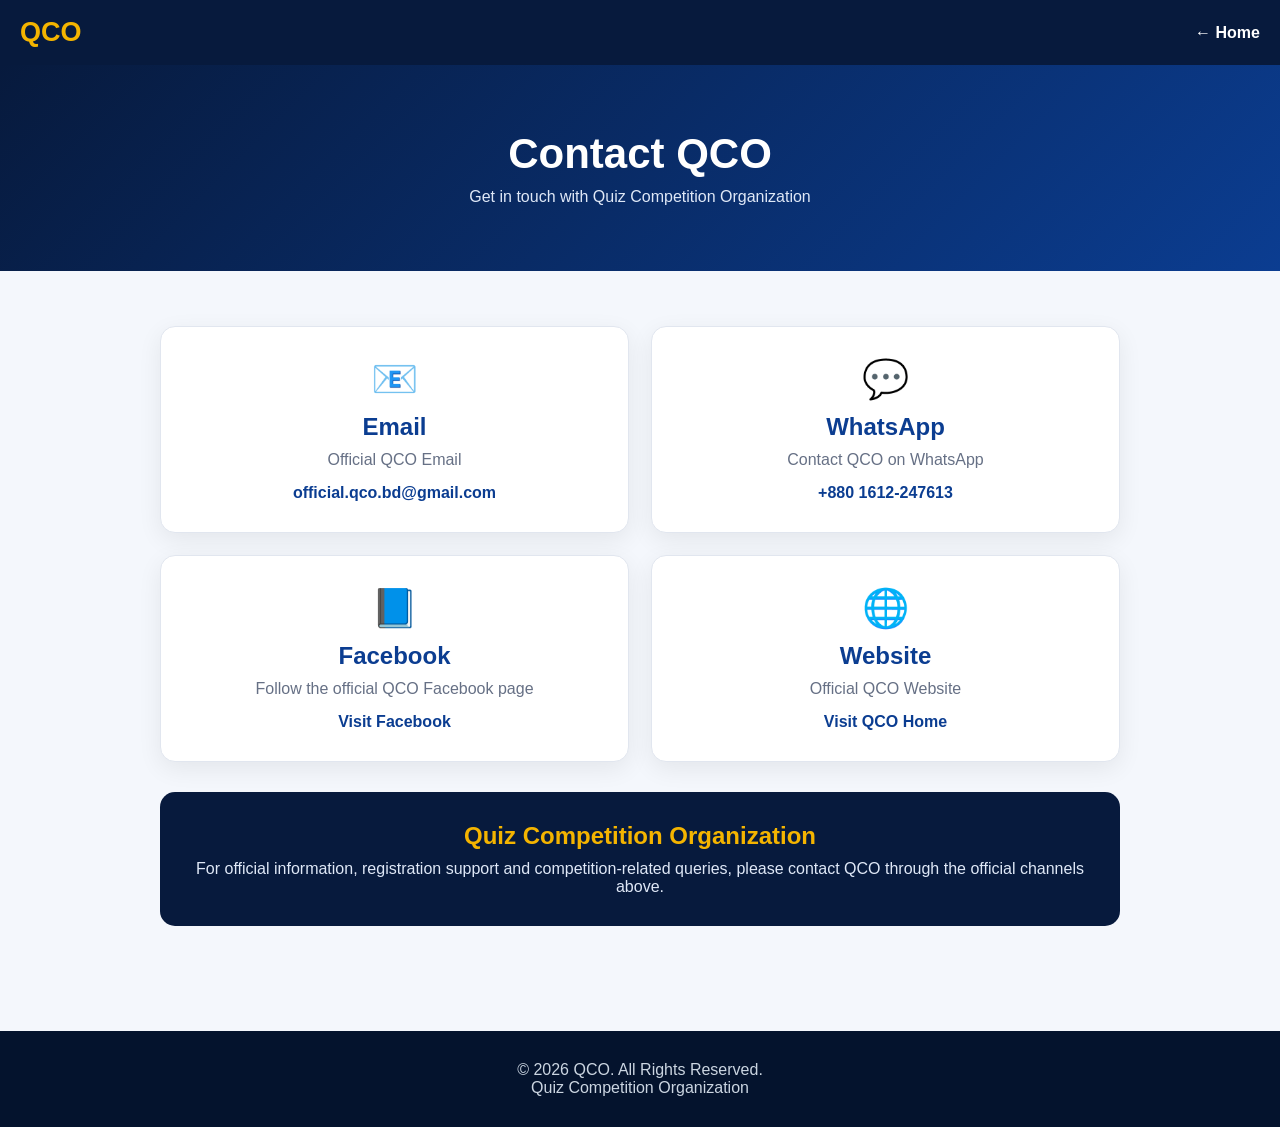
<file: contact.html>
<!DOCTYPE html>
<html lang="en">
<head>
<meta charset="UTF-8">
<meta name="viewport" content="width=device-width, initial-scale=1.0">

<title>QCO | Contact</title>

<style>
* {
    margin: 0;
    padding: 0;
    box-sizing: border-box;
}

body {
    font-family: Arial, Helvetica, sans-serif;
    background: #f4f7fc;
    color: #14213d;
}

.header {
    background: #071a3d;
    color: white;
    padding: 17px 20px;
    display: flex;
    justify-content: space-between;
    align-items: center;
}

.logo {
    color: #f4b400;
    font-size: 27px;
    font-weight: 900;
}

.back {
    color: white;
    text-decoration: none;
    font-weight: bold;
}

.hero {
    background: linear-gradient(135deg, #071a3d, #0b3d91);
    color: white;
    text-align: center;
    padding: 65px 20px;
}

.hero h1 {
    font-size: 42px;
    margin-bottom: 10px;
}

.hero p {
    color: #dfe8f7;
}

.container {
    max-width: 1000px;
    margin: auto;
    padding: 55px 20px;
}

.contact-grid {
    display: grid;
    grid-template-columns: repeat(2, 1fr);
    gap: 22px;
}

.contact-card {
    background: white;
    padding: 30px;
    border-radius: 15px;
    text-align: center;
    border: 1px solid #e1e6ef;
    box-shadow: 0 7px 25px rgba(0,0,0,0.07);
}

.icon {
    font-size: 38px;
    margin-bottom: 12px;
}

.contact-card h2 {
    color: #0b3d91;
    margin-bottom: 10px;
}

.contact-card p {
    color: #667085;
    margin-bottom: 15px;
}

.contact-card a {
    color: #0b3d91;
    text-decoration: none;
    font-weight: bold;
    word-break: break-word;
}

.contact-card a:hover {
    color: #f4b400;
}

.message {
    margin-top: 30px;
    background: #071a3d;
    color: white;
    padding: 30px;
    border-radius: 15px;
    text-align: center;
}

.message h2 {
    color: #f4b400;
    margin-bottom: 10px;
}

.message p {
    color: #dfe8f7;
}

footer {
    margin-top: 50px;
    background: #04132d;
    color: #cbd5e1;
    text-align: center;
    padding: 30px 20px;
}

@media(max-width:650px) {

    .hero h1 {
        font-size: 32px;
    }

    .contact-grid {
        grid-template-columns: 1fr;
    }

}
</style>
</head>

<body>

<header class="header">

    <div class="logo">QCO</div>

    <a href="index.html" class="back">
        ← Home
    </a>

</header>


<section class="hero">

    <h1>Contact QCO</h1>

    <p>
        Get in touch with Quiz Competition Organization
    </p>

</section>


<main class="container">

    <div class="contact-grid">

        <div class="contact-card">

            <div class="icon">📧</div>

            <h2>Email</h2>

            <p>
                Official QCO Email
            </p>

            <a href="mailto:official.qco.bd@gmail.com">
                official.qco.bd@gmail.com
            </a>

        </div>


        <div class="contact-card">

            <div class="icon">💬</div>

            <h2>WhatsApp</h2>

            <p>
                Contact QCO on WhatsApp
            </p>

            <a href="https://wa.me/8801612247613" target="_blank">
                +880 1612-247613
            </a>

        </div>


        <div class="contact-card">

            <div class="icon">📘</div>

            <h2>Facebook</h2>

            <p>
                Follow the official QCO Facebook page
            </p>

            <a
                href="https://www.facebook.com/share/1GULsGj4W7/"
                target="_blank">
                Visit Facebook
            </a>

        </div>


        <div class="contact-card">

            <div class="icon">🌐</div>

            <h2>Website</h2>

            <p>
                Official QCO Website
            </p>

            <a href="index.html">
                Visit QCO Home
            </a>

        </div>

    </div>


    <div class="message">

        <h2>Quiz Competition Organization</h2>

        <p>
            For official information, registration support
            and competition-related queries, please contact
            QCO through the official channels above.
        </p>

    </div>

</main>


<footer>

    <p>© 2026 QCO. All Rights Reserved.</p>

    <p>Quiz Competition Organization</p>

</footer>

</body>
</html>
</file>
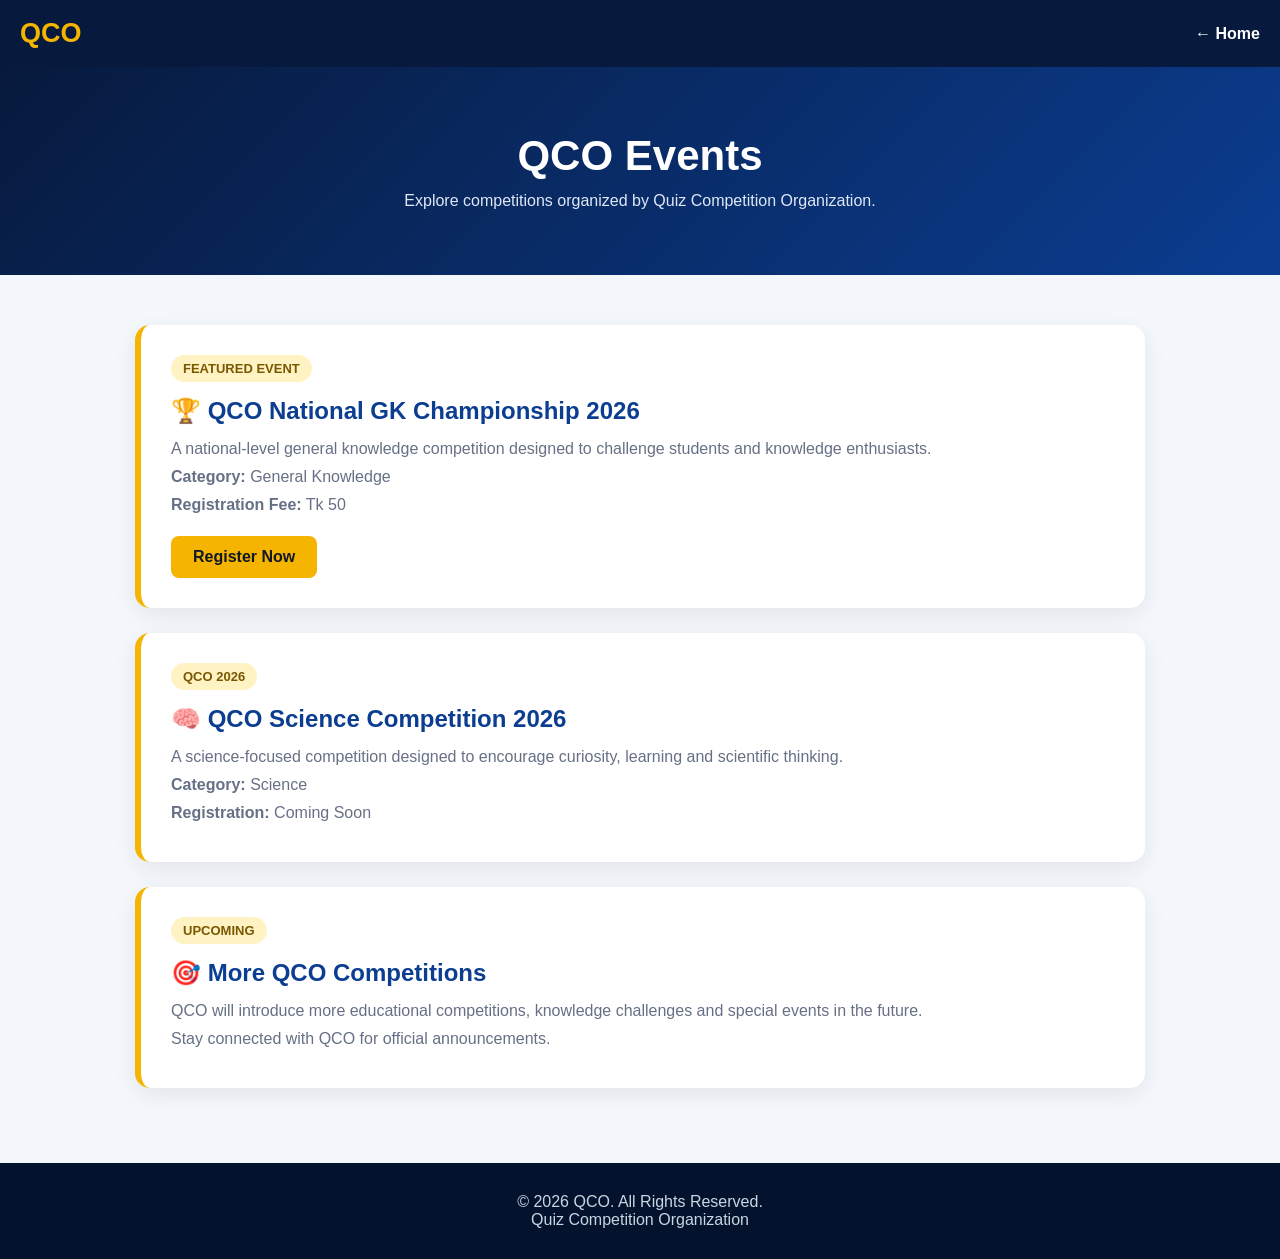
<file: events.html>
<!DOCTYPE html>
<html lang="en">
<head>
<meta charset="UTF-8">
<meta name="viewport" content="width=device-width, initial-scale=1.0">
<title>QCO | Events</title>

<style>
* {
    margin: 0;
    padding: 0;
    box-sizing: border-box;
}

body {
    font-family: Arial, sans-serif;
    background: #f4f7fc;
    color: #14213d;
}

.header {
    background: #071a3d;
    color: white;
    padding: 18px 20px;
    display: flex;
    justify-content: space-between;
    align-items: center;
}

.logo {
    color: #f4b400;
    font-size: 27px;
    font-weight: 900;
}

.back {
    color: white;
    text-decoration: none;
    font-weight: bold;
}

.hero {
    background: linear-gradient(135deg, #071a3d, #0b3d91);
    color: white;
    text-align: center;
    padding: 65px 20px;
}

.hero h1 {
    font-size: 42px;
    margin-bottom: 12px;
}

.hero p {
    color: #dfe8f7;
}

.container {
    max-width: 1050px;
    margin: auto;
    padding: 50px 20px;
}

.event-card {
    background: white;
    padding: 30px;
    margin-bottom: 25px;
    border-radius: 15px;
    border-left: 6px solid #f4b400;
    box-shadow: 0 7px 25px rgba(0,0,0,0.08);
}

.event-card h2 {
    color: #0b3d91;
    margin-bottom: 15px;
}

.event-card p {
    color: #667085;
    margin-bottom: 10px;
}

.status {
    display: inline-block;
    background: #fff3c4;
    color: #795800;
    padding: 6px 12px;
    border-radius: 20px;
    font-size: 13px;
    font-weight: bold;
    margin-bottom: 15px;
}

.btn {
    display: inline-block;
    margin-top: 12px;
    padding: 12px 22px;
    background: #f4b400;
    color: #111827;
    text-decoration: none;
    border-radius: 8px;
    font-weight: bold;
}

.btn:hover {
    background: #ffd75a;
}

footer {
    background: #04132d;
    color: #cbd5e1;
    text-align: center;
    padding: 30px 20px;
}

@media(max-width:600px) {
    .hero h1 {
        font-size: 32px;
    }

    .event-card {
        padding: 22px;
    }
}
</style>
</head>

<body>

<header class="header">
    <div class="logo">QCO</div>
    <a href="index.html" class="back">← Home</a>
</header>

<section class="hero">
    <h1>QCO Events</h1>
    <p>Explore competitions organized by Quiz Competition Organization.</p>
</section>

<main class="container">

    <div class="event-card">
        <span class="status">FEATURED EVENT</span>

        <h2>🏆 QCO National GK Championship 2026</h2>

        <p>
            A national-level general knowledge competition
            designed to challenge students and knowledge enthusiasts.
        </p>

        <p>
            <strong>Category:</strong> General Knowledge
        </p>

        <p>
            <strong>Registration Fee:</strong> Tk 50
        </p>

        <a
            href="https://form.svhrt.com/6a8e5863a00a75349c68c608"
            class="btn"
            target="_blank">
            Register Now
        </a>
    </div>

    <div class="event-card">

        <span class="status">QCO 2026</span>

        <h2>🧠 QCO Science Competition 2026</h2>

        <p>
            A science-focused competition designed to encourage
            curiosity, learning and scientific thinking.
        </p>

        <p>
            <strong>Category:</strong> Science
        </p>

        <p>
            <strong>Registration:</strong> Coming Soon
        </p>

    </div>

    <div class="event-card">

        <span class="status">UPCOMING</span>

        <h2>🎯 More QCO Competitions</h2>

        <p>
            QCO will introduce more educational competitions,
            knowledge challenges and special events in the future.
        </p>

        <p>
            Stay connected with QCO for official announcements.
        </p>

    </div>

</main>

<footer>
    <p>© 2026 QCO. All Rights Reserved.</p>
    <p>Quiz Competition Organization</p>
</footer>

</body>
  </html>
</file>
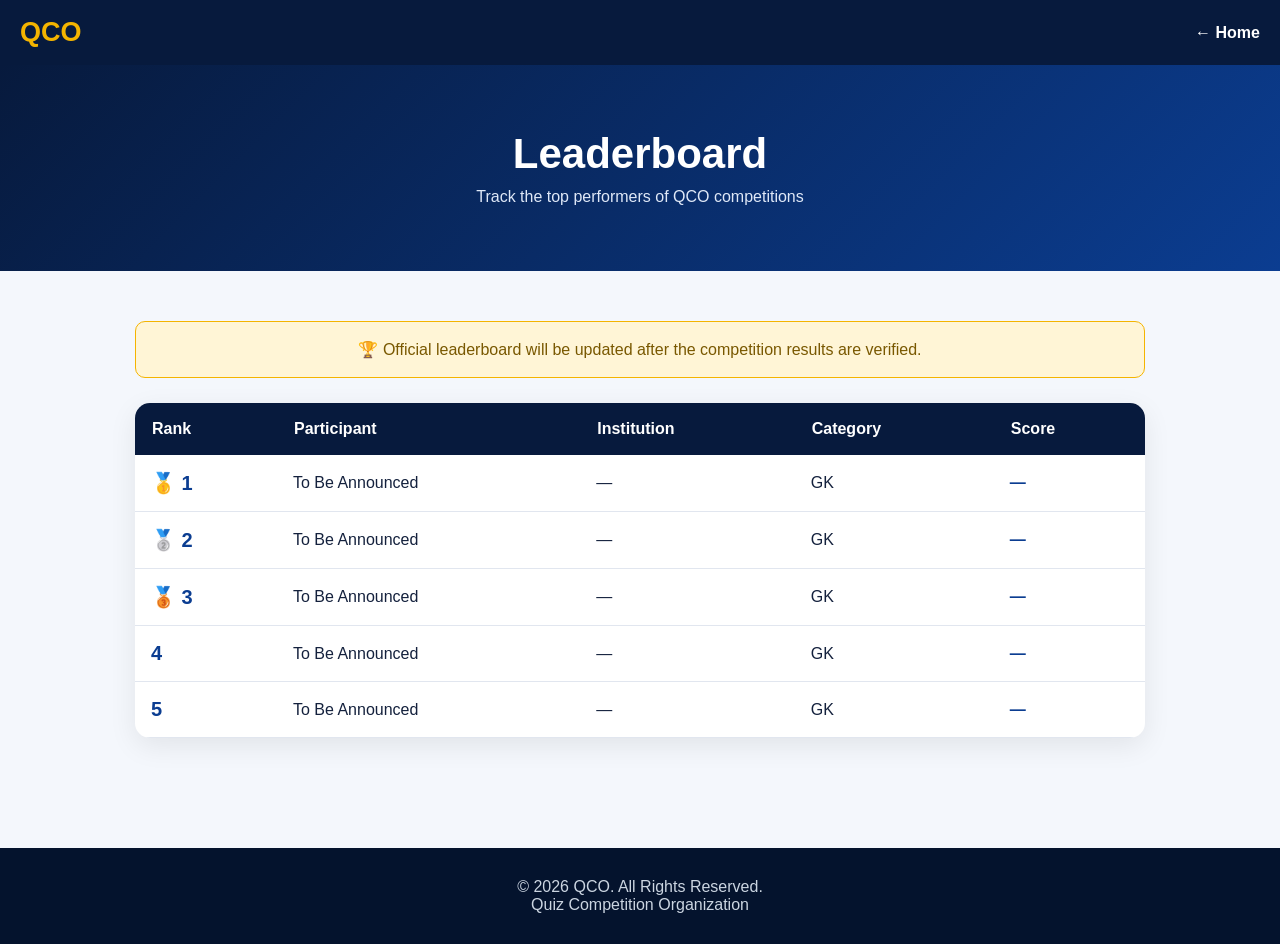
<file: leaderboard.html>
<!DOCTYPE html>
<html lang="en">
<head>
<meta charset="UTF-8">
<meta name="viewport" content="width=device-width, initial-scale=1.0">

<title>QCO | Leaderboard</title>

<style>
* {
    margin: 0;
    padding: 0;
    box-sizing: border-box;
}

body {
    font-family: Arial, Helvetica, sans-serif;
    background: #f4f7fc;
    color: #14213d;
}

.header {
    background: #071a3d;
    color: white;
    padding: 17px 20px;
    display: flex;
    justify-content: space-between;
    align-items: center;
}

.logo {
    color: #f4b400;
    font-size: 27px;
    font-weight: 900;
}

.back {
    color: white;
    text-decoration: none;
    font-weight: bold;
}

.hero {
    background: linear-gradient(135deg, #071a3d, #0b3d91);
    color: white;
    text-align: center;
    padding: 65px 20px;
}

.hero h1 {
    font-size: 42px;
    margin-bottom: 10px;
}

.hero p {
    color: #dfe8f7;
}

.container {
    max-width: 1050px;
    margin: auto;
    padding: 50px 20px;
}

.leaderboard-box {
    background: white;
    border-radius: 15px;
    overflow-x: auto;
    box-shadow: 0 8px 28px rgba(0,0,0,0.08);
}

table {
    width: 100%;
    min-width: 650px;
    border-collapse: collapse;
}

th {
    background: #071a3d;
    color: white;
    padding: 17px;
    text-align: left;
}

td {
    padding: 16px;
    border-bottom: 1px solid #e1e6ef;
}

tr:hover {
    background: #f2f6fd;
}

.rank {
    font-size: 20px;
    font-weight: 900;
    color: #0b3d91;
}

.score {
    font-weight: 800;
    color: #0b3d91;
}

.top-note {
    background: #fff5d6;
    border: 1px solid #f4b400;
    border-radius: 10px;
    padding: 18px;
    margin-bottom: 25px;
    color: #795800;
    text-align: center;
}

footer {
    margin-top: 60px;
    background: #04132d;
    color: #cbd5e1;
    text-align: center;
    padding: 30px 20px;
}

@media(max-width:600px) {

    .hero h1 {
        font-size: 32px;
    }

}
</style>
</head>

<body>

<header class="header">

    <div class="logo">QCO</div>

    <a href="index.html" class="back">
        ← Home
    </a>

</header>


<section class="hero">

    <h1>Leaderboard</h1>

    <p>
        Track the top performers of QCO competitions
    </p>

</section>


<main class="container">

    <div class="top-note">

        🏆 Official leaderboard will be updated
        after the competition results are verified.

    </div>


    <div class="leaderboard-box">

        <table>

            <thead>

                <tr>
                    <th>Rank</th>
                    <th>Participant</th>
                    <th>Institution</th>
                    <th>Category</th>
                    <th>Score</th>
                </tr>

            </thead>


            <tbody>

                <tr>

                    <td class="rank">🥇 1</td>
                    <td>To Be Announced</td>
                    <td>—</td>
                    <td>GK</td>
                    <td class="score">—</td>

                </tr>

                <tr>

                    <td class="rank">🥈 2</td>
                    <td>To Be Announced</td>
                    <td>—</td>
                    <td>GK</td>
                    <td class="score">—</td>

                </tr>

                <tr>

                    <td class="rank">🥉 3</td>
                    <td>To Be Announced</td>
                    <td>—</td>
                    <td>GK</td>
                    <td class="score">—</td>

                </tr>

                <tr>

                    <td class="rank">4</td>
                    <td>To Be Announced</td>
                    <td>—</td>
                    <td>GK</td>
                    <td class="score">—</td>

                </tr>

                <tr>

                    <td class="rank">5</td>
                    <td>To Be Announced</td>
                    <td>—</td>
                    <td>GK</td>
                    <td class="score">—</td>

                </tr>

            </tbody>

        </table>

    </div>

</main>


<footer>

    <p>© 2026 QCO. All Rights Reserved.</p>

    <p>Quiz Competition Organization</p>

</footer>

</body>
                               </html>
</file>
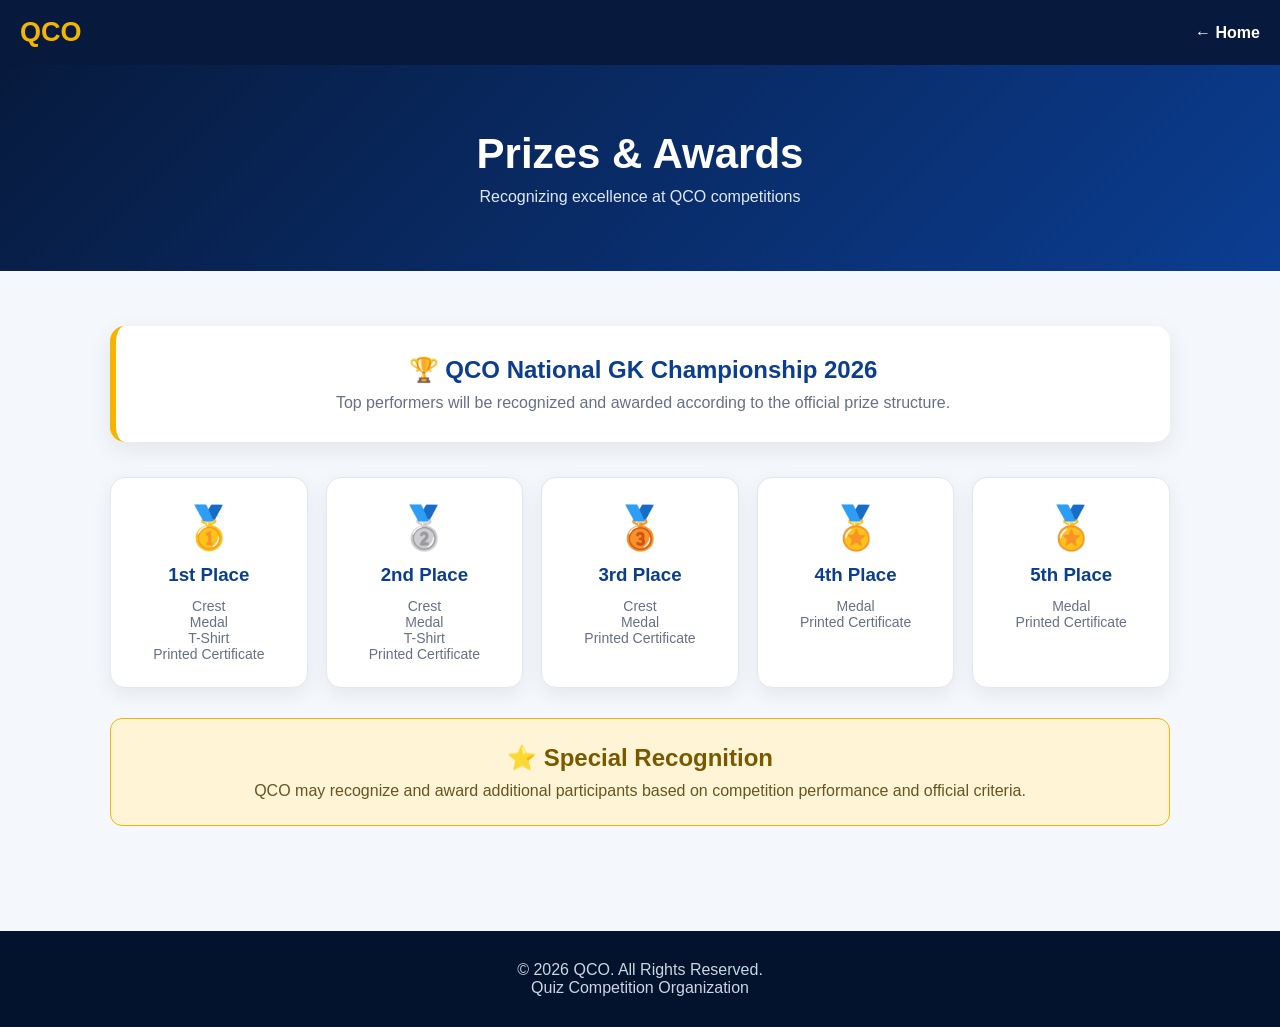
<file: prizes.html>
<!DOCTYPE html>
<html lang="en">
<head>
<meta charset="UTF-8">
<meta name="viewport" content="width=device-width, initial-scale=1.0">

<title>QCO | Prizes</title>

<style>
* {
    margin: 0;
    padding: 0;
    box-sizing: border-box;
}

body {
    font-family: Arial, Helvetica, sans-serif;
    background: #f4f7fc;
    color: #14213d;
}

.header {
    background: #071a3d;
    color: white;
    padding: 17px 20px;
    display: flex;
    justify-content: space-between;
    align-items: center;
}

.logo {
    color: #f4b400;
    font-size: 27px;
    font-weight: 900;
}

.back {
    color: white;
    text-decoration: none;
    font-weight: bold;
}

.hero {
    background: linear-gradient(135deg, #071a3d, #0b3d91);
    color: white;
    text-align: center;
    padding: 65px 20px;
}

.hero h1 {
    font-size: 42px;
    margin-bottom: 10px;
}

.hero p {
    color: #dfe8f7;
}

.container {
    max-width: 1100px;
    margin: auto;
    padding: 55px 20px;
}

.event-box {
    background: white;
    padding: 30px;
    border-radius: 15px;
    border-left: 6px solid #f4b400;
    margin-bottom: 35px;
    box-shadow: 0 7px 25px rgba(0,0,0,0.08);
    text-align: center;
}

.event-box h2 {
    color: #0b3d91;
    margin-bottom: 10px;
}

.event-box p {
    color: #667085;
}

.prizes {
    display: grid;
    grid-template-columns: repeat(5, 1fr);
    gap: 18px;
}

.prize-card {
    background: white;
    padding: 25px 15px;
    border-radius: 15px;
    text-align: center;
    border: 1px solid #e1e6ef;
    box-shadow: 0 6px 20px rgba(0,0,0,0.07);
    transition: 0.3s;
}

.prize-card:hover {
    transform: translateY(-5px);
}

.medal {
    font-size: 42px;
    margin-bottom: 12px;
}

.prize-card h3 {
    color: #0b3d91;
    margin-bottom: 12px;
}

.prize-card p {
    color: #667085;
    font-size: 14px;
}

.special {
    margin-top: 30px;
    background: #fff5d6;
    border: 1px solid #f4b400;
    border-radius: 12px;
    padding: 25px;
    text-align: center;
}

.special h2 {
    color: #795800;
    margin-bottom: 10px;
}

.special p {
    color: #66551e;
}

footer {
    margin-top: 50px;
    background: #04132d;
    color: #cbd5e1;
    text-align: center;
    padding: 30px 20px;
}

@media(max-width:850px) {
    .prizes {
        grid-template-columns: repeat(2, 1fr);
    }
}

@media(max-width:600px) {
    .hero h1 {
        font-size: 32px;
    }

    .prizes {
        grid-template-columns: 1fr;
    }
}
</style>
</head>

<body>

<header class="header">

    <div class="logo">QCO</div>

    <a href="index.html" class="back">
        ← Home
    </a>

</header>


<section class="hero">

    <h1>Prizes & Awards</h1>

    <p>
        Recognizing excellence at QCO competitions
    </p>

</section>


<main class="container">

    <div class="event-box">

        <h2>
            🏆 QCO National GK Championship 2026
        </h2>

        <p>
            Top performers will be recognized and awarded
            according to the official prize structure.
        </p>

    </div>


    <div class="prizes">

        <div class="prize-card">

            <div class="medal">🥇</div>

            <h3>1st Place</h3>

            <p>
                Crest<br>
                Medal<br>
                T-Shirt<br>
                Printed Certificate
            </p>

        </div>


        <div class="prize-card">

            <div class="medal">🥈</div>

            <h3>2nd Place</h3>

            <p>
                Crest<br>
                Medal<br>
                T-Shirt<br>
                Printed Certificate
            </p>

        </div>


        <div class="prize-card">

            <div class="medal">🥉</div>

            <h3>3rd Place</h3>

            <p>
                Crest<br>
                Medal<br>
                Printed Certificate
            </p>

        </div>


        <div class="prize-card">

            <div class="medal">🏅</div>

            <h3>4th Place</h3>

            <p>
                Medal<br>
                Printed Certificate
            </p>

        </div>


        <div class="prize-card">

            <div class="medal">🏅</div>

            <h3>5th Place</h3>

            <p>
                Medal<br>
                Printed Certificate
            </p>

        </div>

    </div>


    <div class="special">

        <h2>⭐ Special Recognition</h2>

        <p>
            QCO may recognize and award additional participants
            based on competition performance and official criteria.
        </p>

    </div>

</main>


<footer>

    <p>© 2026 QCO. All Rights Reserved.</p>

    <p>Quiz Competition Organization</p>

</footer>

</body>
              </html>
</file>
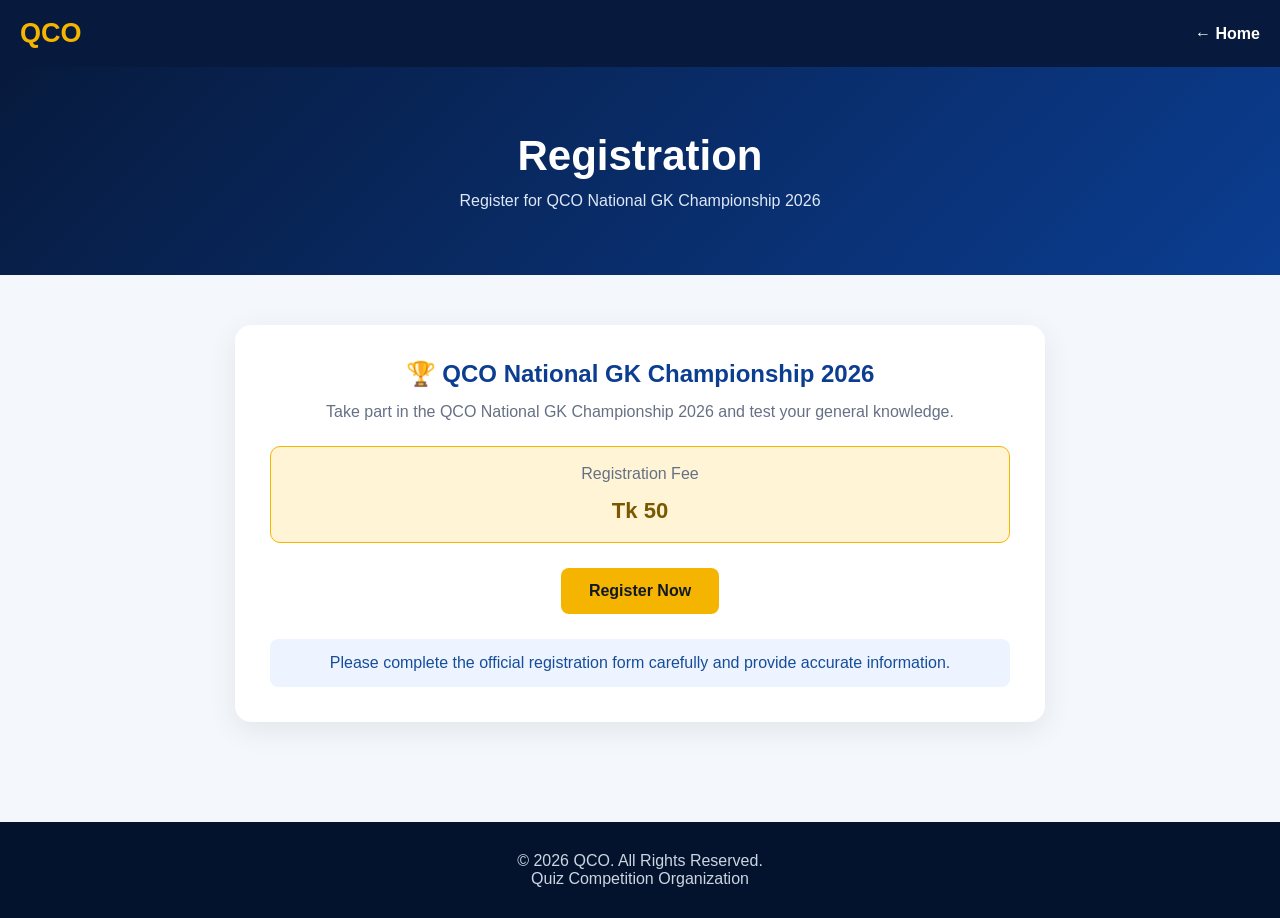
<file: registration.html>
<!DOCTYPE html>
<html lang="en">
<head>
<meta charset="UTF-8">
<meta name="viewport" content="width=device-width, initial-scale=1.0">

<title>QCO | Registration</title>

<style>
* {
    margin: 0;
    padding: 0;
    box-sizing: border-box;
}

body {
    font-family: Arial, sans-serif;
    background: #f4f7fc;
    color: #14213d;
}

.header {
    background: #071a3d;
    color: white;
    padding: 18px 20px;
    display: flex;
    justify-content: space-between;
    align-items: center;
}

.logo {
    color: #f4b400;
    font-size: 27px;
    font-weight: 900;
}

.back {
    color: white;
    text-decoration: none;
    font-weight: bold;
}

.hero {
    background: linear-gradient(135deg, #071a3d, #0b3d91);
    color: white;
    text-align: center;
    padding: 65px 20px;
}

.hero h1 {
    font-size: 42px;
    margin-bottom: 12px;
}

.hero p {
    color: #dfe8f7;
}

.container {
    max-width: 850px;
    margin: auto;
    padding: 50px 20px;
}

.registration-card {
    background: white;
    padding: 35px;
    border-radius: 16px;
    box-shadow: 0 8px 30px rgba(0,0,0,0.08);
    text-align: center;
}

.registration-card h2 {
    color: #0b3d91;
    margin-bottom: 15px;
}

.registration-card p {
    color: #667085;
    margin-bottom: 15px;
}

.fee {
    background: #fff5d6;
    border: 1px solid #f4b400;
    padding: 18px;
    border-radius: 10px;
    margin: 25px 0;
}

.fee strong {
    color: #795800;
    font-size: 22px;
}

.btn {
    display: inline-block;
    padding: 14px 28px;
    background: #f4b400;
    color: #111827;
    text-decoration: none;
    border-radius: 8px;
    font-weight: 800;
    transition: 0.3s;
}

.btn:hover {
    background: #ffd75a;
    transform: translateY(-2px);
}

.note {
    margin-top: 25px;
    padding: 15px;
    background: #eef4ff;
    border-radius: 8px;
    color: #164d9b;
}

footer {
    margin-top: 50px;
    background: #04132d;
    color: #cbd5e1;
    text-align: center;
    padding: 30px 20px;
}

@media(max-width:600px) {

    .hero h1 {
        font-size: 32px;
    }

    .registration-card {
        padding: 25px 18px;
    }
}
</style>
</head>

<body>

<header class="header">

    <div class="logo">QCO</div>

    <a href="index.html" class="back">
        ← Home
    </a>

</header>


<section class="hero">

    <h1>Registration</h1>

    <p>
        Register for QCO National GK Championship 2026
    </p>

</section>


<main class="container">

    <div class="registration-card">

        <h2>
            🏆 QCO National GK Championship 2026
        </h2>

        <p>
            Take part in the QCO National GK Championship 2026
            and test your general knowledge.
        </p>

        <div class="fee">

            <p>Registration Fee</p>

            <strong>
                Tk 50
            </strong>

        </div>

        <a
            href="https://form.svhrt.com/6a8e5863a00a75349c68c608"
            class="btn"
            target="_blank">

            Register Now

        </a>

        <div class="note">

            Please complete the official registration form
            carefully and provide accurate information.

        </div>

    </div>

</main>


<footer>

    <p>
        © 2026 QCO. All Rights Reserved.
    </p>

    <p>
        Quiz Competition Organization
    </p>

</footer>

</body>
</html>
</file>
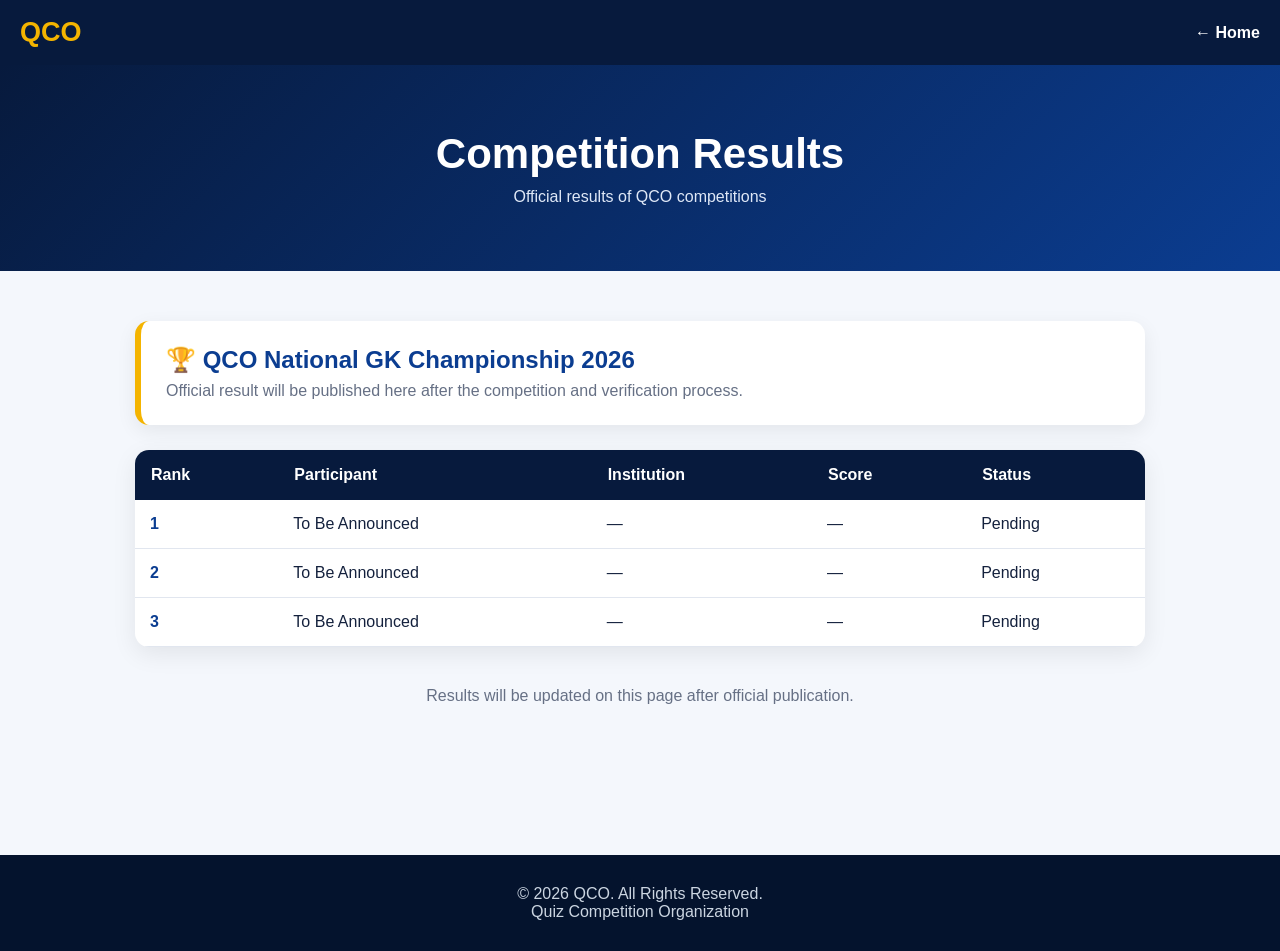
<file: results.html>
<!DOCTYPE html>
<html lang="en">
<head>
<meta charset="UTF-8">
<meta name="viewport" content="width=device-width, initial-scale=1.0">

<title>QCO | Results</title>

<style>
* {
    margin: 0;
    padding: 0;
    box-sizing: border-box;
}

body {
    font-family: Arial, Helvetica, sans-serif;
    background: #f4f7fc;
    color: #14213d;
}

.header {
    background: #071a3d;
    color: white;
    padding: 17px 20px;
    display: flex;
    justify-content: space-between;
    align-items: center;
}

.logo {
    color: #f4b400;
    font-size: 27px;
    font-weight: 900;
}

.back {
    color: white;
    text-decoration: none;
    font-weight: bold;
}

.hero {
    background: linear-gradient(135deg, #071a3d, #0b3d91);
    color: white;
    text-align: center;
    padding: 65px 20px;
}

.hero h1 {
    font-size: 42px;
    margin-bottom: 10px;
}

.hero p {
    color: #dfe8f7;
}

.container {
    max-width: 1050px;
    margin: auto;
    padding: 50px 20px;
}

.event-title {
    background: white;
    padding: 25px;
    border-radius: 14px;
    border-left: 6px solid #f4b400;
    margin-bottom: 25px;
    box-shadow: 0 6px 20px rgba(0,0,0,0.07);
}

.event-title h2 {
    color: #0b3d91;
    margin-bottom: 8px;
}

.event-title p {
    color: #667085;
}

.table-box {
    background: white;
    border-radius: 14px;
    overflow-x: auto;
    box-shadow: 0 7px 25px rgba(0,0,0,0.08);
}

table {
    width: 100%;
    min-width: 650px;
    border-collapse: collapse;
}

th {
    background: #071a3d;
    color: white;
    padding: 16px;
    text-align: left;
}

td {
    padding: 15px;
    border-bottom: 1px solid #e1e6ef;
}

tr:hover {
    background: #f2f6fd;
}

.rank {
    font-weight: 900;
    color: #0b3d91;
}

.pending {
    text-align: center;
    padding: 40px 20px;
    color: #667085;
}

footer {
    margin-top: 60px;
    background: #04132d;
    color: #cbd5e1;
    text-align: center;
    padding: 30px 20px;
}

@media(max-width:600px) {
    .hero h1 {
        font-size: 32px;
    }
}
</style>
</head>

<body>

<header class="header">

    <div class="logo">QCO</div>

    <a href="index.html" class="back">
        ← Home
    </a>

</header>


<section class="hero">

    <h1>Competition Results</h1>

    <p>
        Official results of QCO competitions
    </p>

</section>


<main class="container">

    <div class="event-title">

        <h2>🏆 QCO National GK Championship 2026</h2>

        <p>
            Official result will be published here after
            the competition and verification process.
        </p>

    </div>


    <div class="table-box">

        <table>

            <thead>
                <tr>
                    <th>Rank</th>
                    <th>Participant</th>
                    <th>Institution</th>
                    <th>Score</th>
                    <th>Status</th>
                </tr>
            </thead>

            <tbody>

                <tr>
                    <td class="rank">1</td>
                    <td>To Be Announced</td>
                    <td>—</td>
                    <td>—</td>
                    <td>Pending</td>
                </tr>

                <tr>
                    <td class="rank">2</td>
                    <td>To Be Announced</td>
                    <td>—</td>
                    <td>—</td>
                    <td>Pending</td>
                </tr>

                <tr>
                    <td class="rank">3</td>
                    <td>To Be Announced</td>
                    <td>—</td>
                    <td>—</td>
                    <td>Pending</td>
                </tr>

            </tbody>

        </table>

    </div>


    <div class="pending">

        <p>
            Results will be updated on this page after
            official publication.
        </p>

    </div>

</main>


<footer>

    <p>© 2026 QCO. All Rights Reserved.</p>

    <p>Quiz Competition Organization</p>

</footer>

</body>
</html>
</file>
